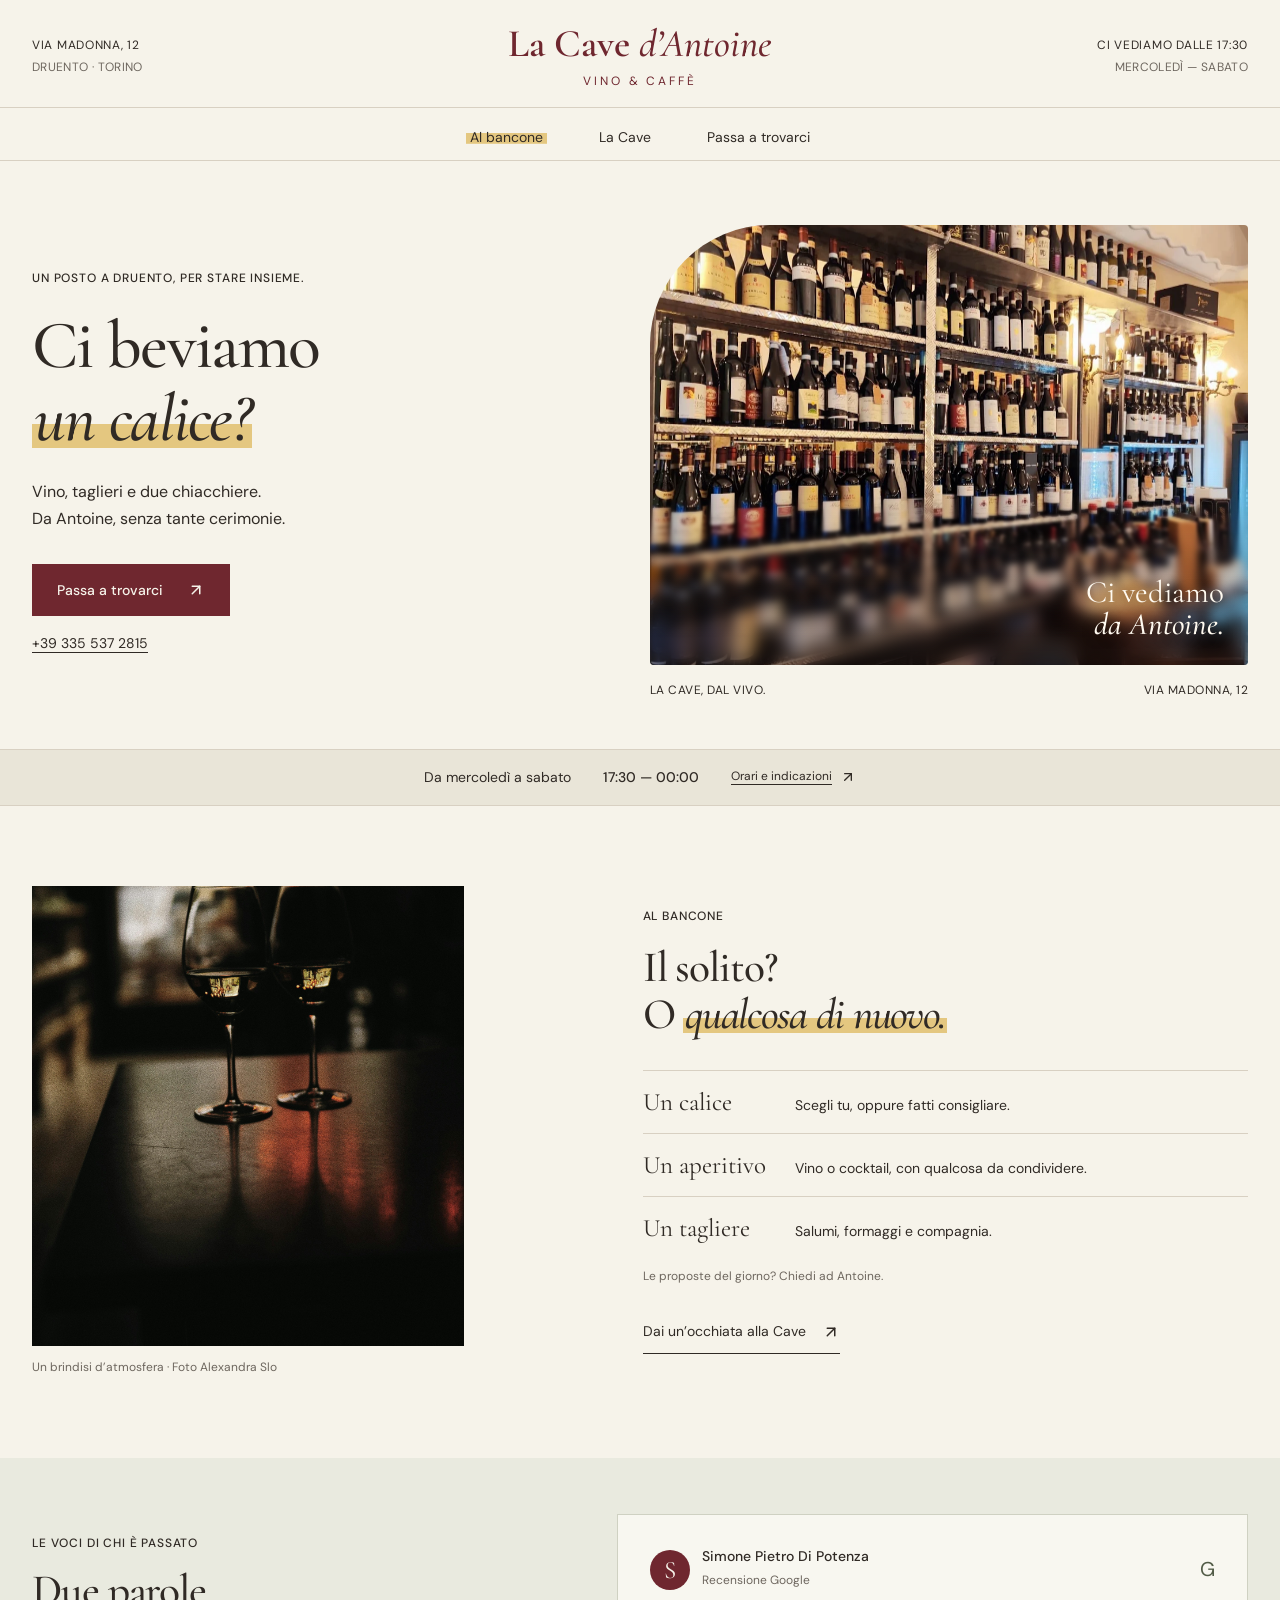
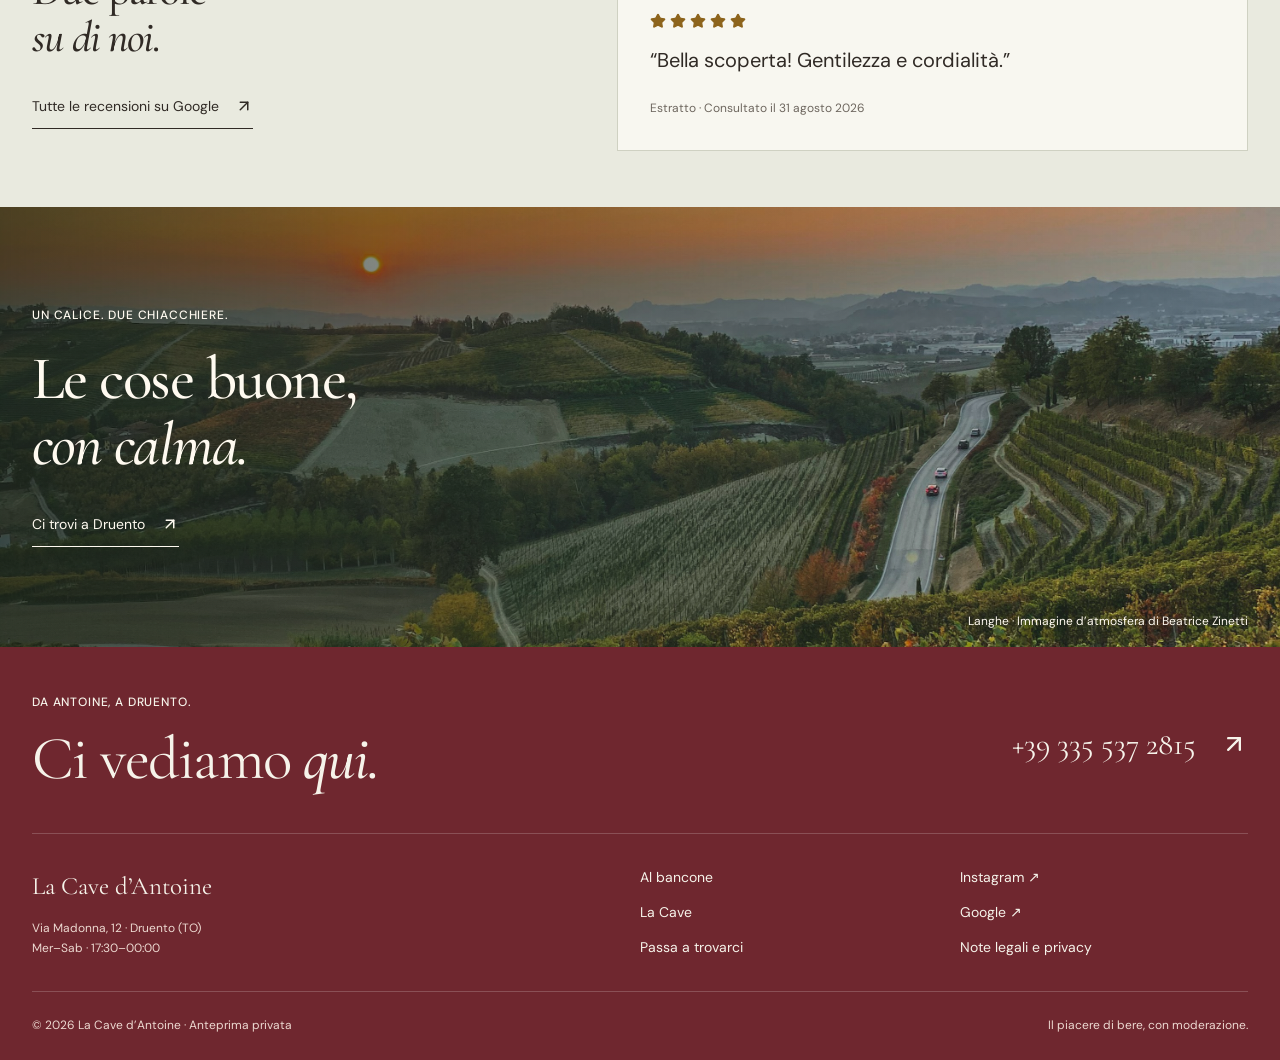
<file: index.html>
<!doctype html>
<html lang="it">
<head>
<meta charset="utf-8">
<meta name="viewport" content="width=device-width, initial-scale=1">
<title>La Cave d’Antoine | Un calice a Druento</title>
<meta name="description" content="Vino, taglieri e due chiacchiere. La Cave d’Antoine, Via Madonna 12 a Druento. Mercoledì–sabato dalle 17:30.">
<link rel="canonical" href="https://caveantoine.pages.dev/">
<link rel="icon" href="assets/images/favicon.svg" type="image/svg+xml">
<link rel="icon" href="assets/images/favicon-32.png" sizes="32x32" type="image/png">
<link rel="icon" href="assets/images/favicon-16.png" sizes="16x16" type="image/png">
<link rel="apple-touch-icon" href="assets/images/apple-touch-icon.png">
<meta name="theme-color" content="#6f272f">
<meta property="og:type" content="website">
<meta property="og:locale" content="it_IT">
<meta property="og:site_name" content="La Cave d’Antoine">
<meta property="og:title" content="La Cave d’Antoine | Un calice a Druento">
<meta property="og:description" content="Vino, taglieri e due chiacchiere. La Cave d’Antoine, Via Madonna 12 a Druento. Mercoledì–sabato dalle 17:30.">
<meta property="og:url" content="https://caveantoine.pages.dev/">
<meta property="og:image" content="https://caveantoine.pages.dev/assets/images/og.png">
<meta property="og:image:type" content="image/png">
<meta property="og:image:width" content="1731">
<meta property="og:image:height" content="909">
<meta name="twitter:card" content="summary_large_image">
<meta name="twitter:title" content="La Cave d’Antoine | Un calice a Druento">
<meta name="twitter:description" content="Vino, taglieri e due chiacchiere. La Cave d’Antoine, Via Madonna 12 a Druento. Mercoledì–sabato dalle 17:30.">
<meta name="twitter:image" content="https://caveantoine.pages.dev/assets/images/og.png">
<link rel="stylesheet" href="assets/css/style.css">
</head>
<body>
<a class="skip-link" href="#contenuto">Vai al contenuto</a>
<header class="masthead">
  <div class="masthead-sign wrap">
    <p class="masthead-address">VIA MADONNA, 12<span>DRUENTO · TORINO</span></p>
    <a href="index.html" class="sign-name" aria-label="La Cave d’Antoine, pagina iniziale">La Cave <em>d’Antoine</em><small>VINO &amp; CAFFÈ</small></a>
    <p class="masthead-hours">CI VEDIAMO DALLE 17:30<span>MERCOLEDÌ — SABATO</span></p>
    <button type="button" class="menu-toggle" id="menu-toggle" aria-label="Apri il menu" aria-haspopup="dialog"><svg width="24" height="24" viewBox="0 0 24 24" fill="none" stroke="currentColor" stroke-width="2" stroke-linecap="round" stroke-linejoin="round" aria-hidden="true"><path d="M4 5h16"/><path d="M4 12h16"/><path d="M4 19h16"/></svg></button>
  </div>
  <nav class="masthead-nav" aria-label="Navigazione principale">
    <a href="index.html" aria-current="page"><span class="nav-marker" data-letter-swap>Al bancone</span></a>
    <a href="la-cave.html"><span class="nav-marker" data-letter-swap>La Cave</span></a>
    <a href="contatti.html"><span class="nav-marker" data-letter-swap>Passa a trovarci</span></a>
  </nav>
  <div class="masthead-mobile-note"><span>DRUENTO</span><span>MER–SAB DALLE 17:30</span></div>
</header>

<dialog class="menu-sheet" id="menu-dialog" aria-label="Menu di navigazione">
  <svg class="menu-curtain" viewBox="0 0 100 100" preserveAspectRatio="none" aria-hidden="true"><path d="M 0 100 V 0 Q 50 0 100 0 V 100 z"></path></svg>
  <button type="button" class="menu-close" data-dialog-close aria-label="Chiudi il menu"><svg width="24" height="24" viewBox="0 0 24 24" fill="none" stroke="currentColor" stroke-width="2" stroke-linecap="round" stroke-linejoin="round" aria-hidden="true"><path d="M18 6 6 18"/><path d="m6 6 12 12"/></svg></button>
  <div class="menu-sheet-copy">
    <h2 class="dialog-title">Ciao, accomodati.</h2>
    <p class="sr-only">Navigazione del sito La Cave d’Antoine</p>
    <nav aria-label="Navigazione mobile">
      <a href="index.html" aria-current="page"><span>01</span>Al bancone<svg width="24" height="24" viewBox="0 0 24 24" fill="none" stroke="currentColor" stroke-width="2" stroke-linecap="round" stroke-linejoin="round" aria-hidden="true"><path d="M7 7h10v10"/><path d="M7 17 17 7"/></svg></a>
      <a href="la-cave.html"><span>02</span>La Cave<svg width="24" height="24" viewBox="0 0 24 24" fill="none" stroke="currentColor" stroke-width="2" stroke-linecap="round" stroke-linejoin="round" aria-hidden="true"><path d="M7 7h10v10"/><path d="M7 17 17 7"/></svg></a>
      <a href="contatti.html"><span>03</span>Passa a trovarci<svg width="24" height="24" viewBox="0 0 24 24" fill="none" stroke="currentColor" stroke-width="2" stroke-linecap="round" stroke-linejoin="round" aria-hidden="true"><path d="M7 7h10v10"/><path d="M7 17 17 7"/></svg></a>
    </nav>
    <a href="tel:+393355372815" class="menu-phone">+39 335 537 2815</a>
    <p>Mer–Sab · 17:30–00:00</p>
    <a href="note-legali.html" class="text-link">Note legali e privacy</a>
  </div>
</dialog>

<main id="contenuto">
<section class="home-hero wrap" data-depth-scene>
  <div class="home-hello">
    <p class="eyebrow">UN POSTO A DRUENTO, PER STARE INSIEME.</p>
    <h1><span class="soft-blur" data-soft-blur aria-label="Ci beviamo"><span aria-hidden="true"><span class="soft-character">C</span><span class="soft-character">i</span><span class="soft-character">&nbsp;</span><span class="soft-character">b</span><span class="soft-character">e</span><span class="soft-character">v</span><span class="soft-character">i</span><span class="soft-character">a</span><span class="soft-character">m</span><span class="soft-character">o</span></span></span><br><mark class="text-highlight" data-highlight>un calice?</mark></h1>
    <p>Vino, taglieri e due chiacchiere.<br>Da Antoine, senza tante cerimonie.</p>
    <a href="contatti.html" class="button"><span>Passa a trovarci</span><svg width="18" height="18" viewBox="0 0 24 24" fill="none" stroke="currentColor" stroke-width="2" stroke-linecap="round" stroke-linejoin="round" aria-hidden="true"><path d="M7 7h10v10"/><path d="M7 17 17 7"/></svg></a>
    <a class="home-phone" href="tel:+393355372815">+39 335 537 2815</a>
  </div>
  <figure class="home-photo">
    <div class="photo-window" data-scroll-zoom>
      <img data-depth="24" src="assets/images/cantina.webp" alt="La parete di vini e il banco in legno della Cave d’Antoine" width="1360" height="1020" fetchpriority="high" loading="eager" sizes="(max-width: 767px) 100vw, 55vw">
      <div class="progressive-blur" aria-hidden="true">
        <span style="backdrop-filter:blur(0px);-webkit-backdrop-filter:blur(0px);mask-image:linear-gradient(180deg, rgba(255,255,255,0) 0%, rgba(255,255,255,1) 14.29%, rgba(255,255,255,1) 28.57%, rgba(255,255,255,0) 42.86%);-webkit-mask-image:linear-gradient(180deg, rgba(255,255,255,0) 0%, rgba(255,255,255,1) 14.29%, rgba(255,255,255,1) 28.57%, rgba(255,255,255,0) 42.86%)"></span>
        <span style="backdrop-filter:blur(1.5px);-webkit-backdrop-filter:blur(1.5px);mask-image:linear-gradient(180deg, rgba(255,255,255,0) 14.29%, rgba(255,255,255,1) 28.57%, rgba(255,255,255,1) 42.86%, rgba(255,255,255,0) 57.14%);-webkit-mask-image:linear-gradient(180deg, rgba(255,255,255,0) 14.29%, rgba(255,255,255,1) 28.57%, rgba(255,255,255,1) 42.86%, rgba(255,255,255,0) 57.14%)"></span>
        <span style="backdrop-filter:blur(3px);-webkit-backdrop-filter:blur(3px);mask-image:linear-gradient(180deg, rgba(255,255,255,0) 28.57%, rgba(255,255,255,1) 42.86%, rgba(255,255,255,1) 57.14%, rgba(255,255,255,0) 71.43%);-webkit-mask-image:linear-gradient(180deg, rgba(255,255,255,0) 28.57%, rgba(255,255,255,1) 42.86%, rgba(255,255,255,1) 57.14%, rgba(255,255,255,0) 71.43%)"></span>
        <span style="backdrop-filter:blur(4.5px);-webkit-backdrop-filter:blur(4.5px);mask-image:linear-gradient(180deg, rgba(255,255,255,0) 42.86%, rgba(255,255,255,1) 57.14%, rgba(255,255,255,1) 71.43%, rgba(255,255,255,0) 85.71%);-webkit-mask-image:linear-gradient(180deg, rgba(255,255,255,0) 42.86%, rgba(255,255,255,1) 57.14%, rgba(255,255,255,1) 71.43%, rgba(255,255,255,0) 85.71%)"></span>
        <span style="backdrop-filter:blur(6px);-webkit-backdrop-filter:blur(6px);mask-image:linear-gradient(180deg, rgba(255,255,255,0) 57.14%, rgba(255,255,255,1) 71.43%, rgba(255,255,255,1) 85.71%, rgba(255,255,255,0) 100%);-webkit-mask-image:linear-gradient(180deg, rgba(255,255,255,0) 57.14%, rgba(255,255,255,1) 71.43%, rgba(255,255,255,1) 85.71%, rgba(255,255,255,0) 100%)"></span>
        <span style="backdrop-filter:blur(7.5px);-webkit-backdrop-filter:blur(7.5px);mask-image:linear-gradient(180deg, rgba(255,255,255,0) 71.43%, rgba(255,255,255,1) 85.71%, rgba(255,255,255,1) 100%, rgba(255,255,255,0) 114.29%);-webkit-mask-image:linear-gradient(180deg, rgba(255,255,255,0) 71.43%, rgba(255,255,255,1) 85.71%, rgba(255,255,255,1) 100%, rgba(255,255,255,0) 114.29%)"></span>
      </div>
      <span class="photo-note">Ci vediamo<br><em>da Antoine.</em></span>
    </div>
    <figcaption><span>LA CAVE, DAL VIVO.</span><span>VIA MADONNA, 12</span></figcaption>
  </figure>
</section>

<div class="hours-ribbon"><span>Da mercoledì a sabato</span><strong>17:30 — 00:00</strong><a href="contatti.html">Orari e indicazioni<svg width="16" height="16" viewBox="0 0 24 24" fill="none" stroke="currentColor" stroke-width="2" stroke-linecap="round" stroke-linejoin="round" aria-hidden="true"><path d="M7 7h10v10"/><path d="M7 17 17 7"/></svg></a></div>

<section class="home-offering wrap">
  <figure class="atmosphere-photo" data-depth-scene>
    <div class="photo-window"><img data-depth="24" src="assets/images/calici-atmosfera.jpg" alt="Due calici su un tavolo, immagine d’atmosfera" width="3000" height="4000" loading="lazy" sizes="(max-width: 767px) 100vw, 40vw"></div>
    <figcaption class="image-credit">Un brindisi d’atmosfera · Foto Alexandra Slo</figcaption>
  </figure>
  <div>
    <p class="eyebrow">AL BANCONE</p>
    <h2>Il solito?<br>O <mark class="text-highlight" data-highlight>qualcosa di nuovo.</mark></h2>
    <dl class="offering-list">
      <div><dt>Un calice</dt><dd>Scegli tu, oppure fatti consigliare.</dd></div>
      <div><dt>Un aperitivo</dt><dd>Vino o cocktail, con qualcosa da condividere.</dd></div>
      <div><dt>Un tagliere</dt><dd>Salumi, formaggi e compagnia.</dd></div>
    </dl>
    <p class="quiet-note">Le proposte del giorno? Chiedi ad Antoine.</p>
    <a href="la-cave.html" class="text-link">Dai un’occhiata alla Cave<svg width="18" height="18" viewBox="0 0 24 24" fill="none" stroke="currentColor" stroke-width="2" stroke-linecap="round" stroke-linejoin="round" aria-hidden="true"><path d="M7 7h10v10"/><path d="M7 17 17 7"/></svg></a>
  </div>
</section>

<section class="reviews-section reviews-compact" aria-labelledby="home-reviews">
  <div class="wrap reviews-inner">
    <div class="reviews-heading">
      <p class="eyebrow">LE VOCI DI CHI È PASSATO</p>
      <h2 id="home-reviews">Due parole<br><em>su di noi.</em></h2>
      <a href="https://share.google/zh0mbzC94YwaQbhdW" class="text-link" target="_blank" rel="noreferrer">Tutte le recensioni su Google<svg width="18" height="18" viewBox="0 0 24 24" fill="none" stroke="currentColor" stroke-width="2" stroke-linecap="round" stroke-linejoin="round" aria-hidden="true"><path d="M7 7h10v10"/><path d="M7 17 17 7"/></svg></a>
    </div>
    <article class="review-card">
      <div class="review-person">
        <span class="review-avatar" aria-hidden="true">S</span>
        <div><h3>Simone Pietro Di Potenza</h3><span>Recensione Google</span></div>
        <span class="google-label" aria-label="Fonte Google">G</span>
      </div>
      <div class="review-stars" aria-label="5 stelle su 5">
        <svg width="16" height="16" viewBox="0 0 24 24" fill="currentColor" stroke="currentColor" stroke-width="2" stroke-linecap="round" stroke-linejoin="round" aria-hidden="true"><path d="M11.525 2.295a.53.53 0 0 1 .95 0l2.31 4.679a2.123 2.123 0 0 0 1.595 1.16l5.166.756a.53.53 0 0 1 .294.904l-3.736 3.638a2.123 2.123 0 0 0-.611 1.878l.882 5.14a.53.53 0 0 1-.771.56l-4.618-2.428a2.122 2.122 0 0 0-1.973 0L6.396 21.01a.53.53 0 0 1-.77-.56l.881-5.139a2.122 2.122 0 0 0-.611-1.879L2.16 9.795a.53.53 0 0 1 .294-.906l5.165-.755a2.122 2.122 0 0 0 1.597-1.16z"/></svg>
        <svg width="16" height="16" viewBox="0 0 24 24" fill="currentColor" stroke="currentColor" stroke-width="2" stroke-linecap="round" stroke-linejoin="round" aria-hidden="true"><path d="M11.525 2.295a.53.53 0 0 1 .95 0l2.31 4.679a2.123 2.123 0 0 0 1.595 1.16l5.166.756a.53.53 0 0 1 .294.904l-3.736 3.638a2.123 2.123 0 0 0-.611 1.878l.882 5.14a.53.53 0 0 1-.771.56l-4.618-2.428a2.122 2.122 0 0 0-1.973 0L6.396 21.01a.53.53 0 0 1-.77-.56l.881-5.139a2.122 2.122 0 0 0-.611-1.879L2.16 9.795a.53.53 0 0 1 .294-.906l5.165-.755a2.122 2.122 0 0 0 1.597-1.16z"/></svg>
        <svg width="16" height="16" viewBox="0 0 24 24" fill="currentColor" stroke="currentColor" stroke-width="2" stroke-linecap="round" stroke-linejoin="round" aria-hidden="true"><path d="M11.525 2.295a.53.53 0 0 1 .95 0l2.31 4.679a2.123 2.123 0 0 0 1.595 1.16l5.166.756a.53.53 0 0 1 .294.904l-3.736 3.638a2.123 2.123 0 0 0-.611 1.878l.882 5.14a.53.53 0 0 1-.771.56l-4.618-2.428a2.122 2.122 0 0 0-1.973 0L6.396 21.01a.53.53 0 0 1-.77-.56l.881-5.139a2.122 2.122 0 0 0-.611-1.879L2.16 9.795a.53.53 0 0 1 .294-.906l5.165-.755a2.122 2.122 0 0 0 1.597-1.16z"/></svg>
        <svg width="16" height="16" viewBox="0 0 24 24" fill="currentColor" stroke="currentColor" stroke-width="2" stroke-linecap="round" stroke-linejoin="round" aria-hidden="true"><path d="M11.525 2.295a.53.53 0 0 1 .95 0l2.31 4.679a2.123 2.123 0 0 0 1.595 1.16l5.166.756a.53.53 0 0 1 .294.904l-3.736 3.638a2.123 2.123 0 0 0-.611 1.878l.882 5.14a.53.53 0 0 1-.771.56l-4.618-2.428a2.122 2.122 0 0 0-1.973 0L6.396 21.01a.53.53 0 0 1-.77-.56l.881-5.139a2.122 2.122 0 0 0-.611-1.879L2.16 9.795a.53.53 0 0 1 .294-.906l5.165-.755a2.122 2.122 0 0 0 1.597-1.16z"/></svg>
        <svg width="16" height="16" viewBox="0 0 24 24" fill="currentColor" stroke="currentColor" stroke-width="2" stroke-linecap="round" stroke-linejoin="round" aria-hidden="true"><path d="M11.525 2.295a.53.53 0 0 1 .95 0l2.31 4.679a2.123 2.123 0 0 0 1.595 1.16l5.166.756a.53.53 0 0 1 .294.904l-3.736 3.638a2.123 2.123 0 0 0-.611 1.878l.882 5.14a.53.53 0 0 1-.771.56l-4.618-2.428a2.122 2.122 0 0 0-1.973 0L6.396 21.01a.53.53 0 0 1-.77-.56l.881-5.139a2.122 2.122 0 0 0-.611-1.879L2.16 9.795a.53.53 0 0 1 .294-.906l5.165-.755a2.122 2.122 0 0 0 1.597-1.16z"/></svg>
      </div>
      <blockquote>“Bella scoperta! Gentilezza e cordialità.”</blockquote>
      <p class="review-source">Estratto · Consultato il 31 agosto 2026</p>
    </article>
  </div>
</section>

<section class="landscape" data-depth-scene>
  <img data-depth="56" src="assets/images/langhe-atmosfera.jpg" alt="Vigneti delle Langhe al tramonto, immagine d’atmosfera" width="3000" height="4000" loading="lazy" sizes="100vw">
  <div class="landscape-shade"></div>
  <div class="wrap landscape-copy">
    <p class="eyebrow">UN CALICE. DUE CHIACCHIERE.</p>
    <h2>Le cose buone,<br><em>con calma.</em></h2>
    <a href="contatti.html" class="text-link">Ci trovi a Druento<svg width="18" height="18" viewBox="0 0 24 24" fill="none" stroke="currentColor" stroke-width="2" stroke-linecap="round" stroke-linejoin="round" aria-hidden="true"><path d="M7 7h10v10"/><path d="M7 17 17 7"/></svg></a>
  </div>
  <p class="landscape-credit">Langhe · Immagine d’atmosfera di Beatrice Zinetti</p>
</section>
</main>

<footer class="site-footer">
  <div class="wrap">
    <div class="footer-top">
      <div><p class="eyebrow">DA ANTOINE, A DRUENTO.</p><p class="footer-invitation">Ci vediamo <em>qui.</em></p></div>
      <a href="tel:+393355372815" class="footer-phone">+39 335 537 2815<svg width="28" height="28" viewBox="0 0 24 24" fill="none" stroke="currentColor" stroke-width="2" stroke-linecap="round" stroke-linejoin="round" aria-hidden="true"><path d="M7 7h10v10"/><path d="M7 17 17 7"/></svg></a>
    </div>
    <div class="footer-main">
      <div><a href="index.html" class="footer-brand">La Cave d’Antoine</a><p>Via Madonna, 12 · Druento (TO)<br>Mer–Sab · 17:30–00:00</p></div>
      <nav aria-label="Pagine del sito">
        <a href="index.html">Al bancone</a>
        <a href="la-cave.html">La Cave</a>
        <a href="contatti.html">Passa a trovarci</a>
      </nav>
      <nav aria-label="Social e informazioni">
        <a href="https://www.instagram.com/lacave.dantoine/" target="_blank" rel="noreferrer">Instagram ↗</a>
        <a href="https://share.google/zh0mbzC94YwaQbhdW" target="_blank" rel="noreferrer">Google ↗</a>
        <a href="note-legali.html">Note legali e privacy</a>
      </nav>
    </div>
    <div class="footer-bottom"><span>© <span data-year>2026</span> La Cave d’Antoine · Anteprima privata</span><span>Il piacere di bere, con moderazione.</span></div>
  </div>
</footer>
<div class="mobile-contact">
  <div class="edge-blur" aria-hidden="true">
    <span style="backdrop-filter:blur(1px);-webkit-backdrop-filter:blur(1px);mask-image:linear-gradient(to top, black, transparent);-webkit-mask-image:linear-gradient(to top, black, transparent)"></span>
    <span style="backdrop-filter:blur(2px);-webkit-backdrop-filter:blur(2px);mask-image:linear-gradient(to top, black, transparent);-webkit-mask-image:linear-gradient(to top, black, transparent)"></span>
    <span style="backdrop-filter:blur(3px);-webkit-backdrop-filter:blur(3px);mask-image:linear-gradient(to top, black, transparent);-webkit-mask-image:linear-gradient(to top, black, transparent)"></span>
    <span style="backdrop-filter:blur(6px);-webkit-backdrop-filter:blur(6px);mask-image:linear-gradient(to top, black, transparent);-webkit-mask-image:linear-gradient(to top, black, transparent)"></span>
    <span style="backdrop-filter:blur(12px);-webkit-backdrop-filter:blur(12px);mask-image:linear-gradient(to top, black, transparent);-webkit-mask-image:linear-gradient(to top, black, transparent)"></span>
  </div>
  <a href="tel:+393355372815"><svg width="16" height="16" viewBox="0 0 24 24" fill="none" stroke="currentColor" stroke-width="2" stroke-linecap="round" stroke-linejoin="round" aria-hidden="true"><path d="M13.832 16.568a1 1 0 0 0 1.213-.303l.355-.465A2 2 0 0 1 17 15h3a2 2 0 0 1 2 2v3a2 2 0 0 1-2 2A18 18 0 0 1 2 4a2 2 0 0 1 2-2h3a2 2 0 0 1 2 2v3a2 2 0 0 1-.8 1.6l-.468.351a1 1 0 0 0-.292 1.233 14 14 0 0 0 6.392 6.384"/></svg>Chiamaci</a>
  <a href="https://www.google.com/maps/dir/?api=1&destination=45.12890180,7.58434950" target="_blank" rel="noreferrer"><svg width="16" height="16" viewBox="0 0 24 24" fill="none" stroke="currentColor" stroke-width="2" stroke-linecap="round" stroke-linejoin="round" aria-hidden="true"><path d="M20 10c0 4.993-5.539 10.193-7.399 11.799a1 1 0 0 1-1.202 0C9.539 20.193 4 14.993 4 10a8 8 0 0 1 16 0"/><circle cx="12" cy="10" r="3"/></svg>Come arrivare</a>
</div>

<script type="application/ld+json">
{"@context":"https://schema.org","@type":"BarOrPub","name":"La Cave d’Antoine Vino & caffè","telephone":"+393355372815","address":{"@type":"PostalAddress","streetAddress":"Via Madonna, 12","addressLocality":"Druento","addressRegion":"TO","postalCode":"10040","addressCountry":"IT"},"geo":{"@type":"GeoCoordinates","latitude":45.1289018,"longitude":7.5843495},"openingHoursSpecification":[{"@type":"OpeningHoursSpecification","dayOfWeek":["Wednesday","Thursday","Friday","Saturday"],"opens":"17:30","closes":"00:00"}],"sameAs":["https://www.instagram.com/lacave.dantoine/","https://share.google/zh0mbzC94YwaQbhdW"]}
</script>
<script src="assets/js/main.js"></script>
</body>
</html>
</file>
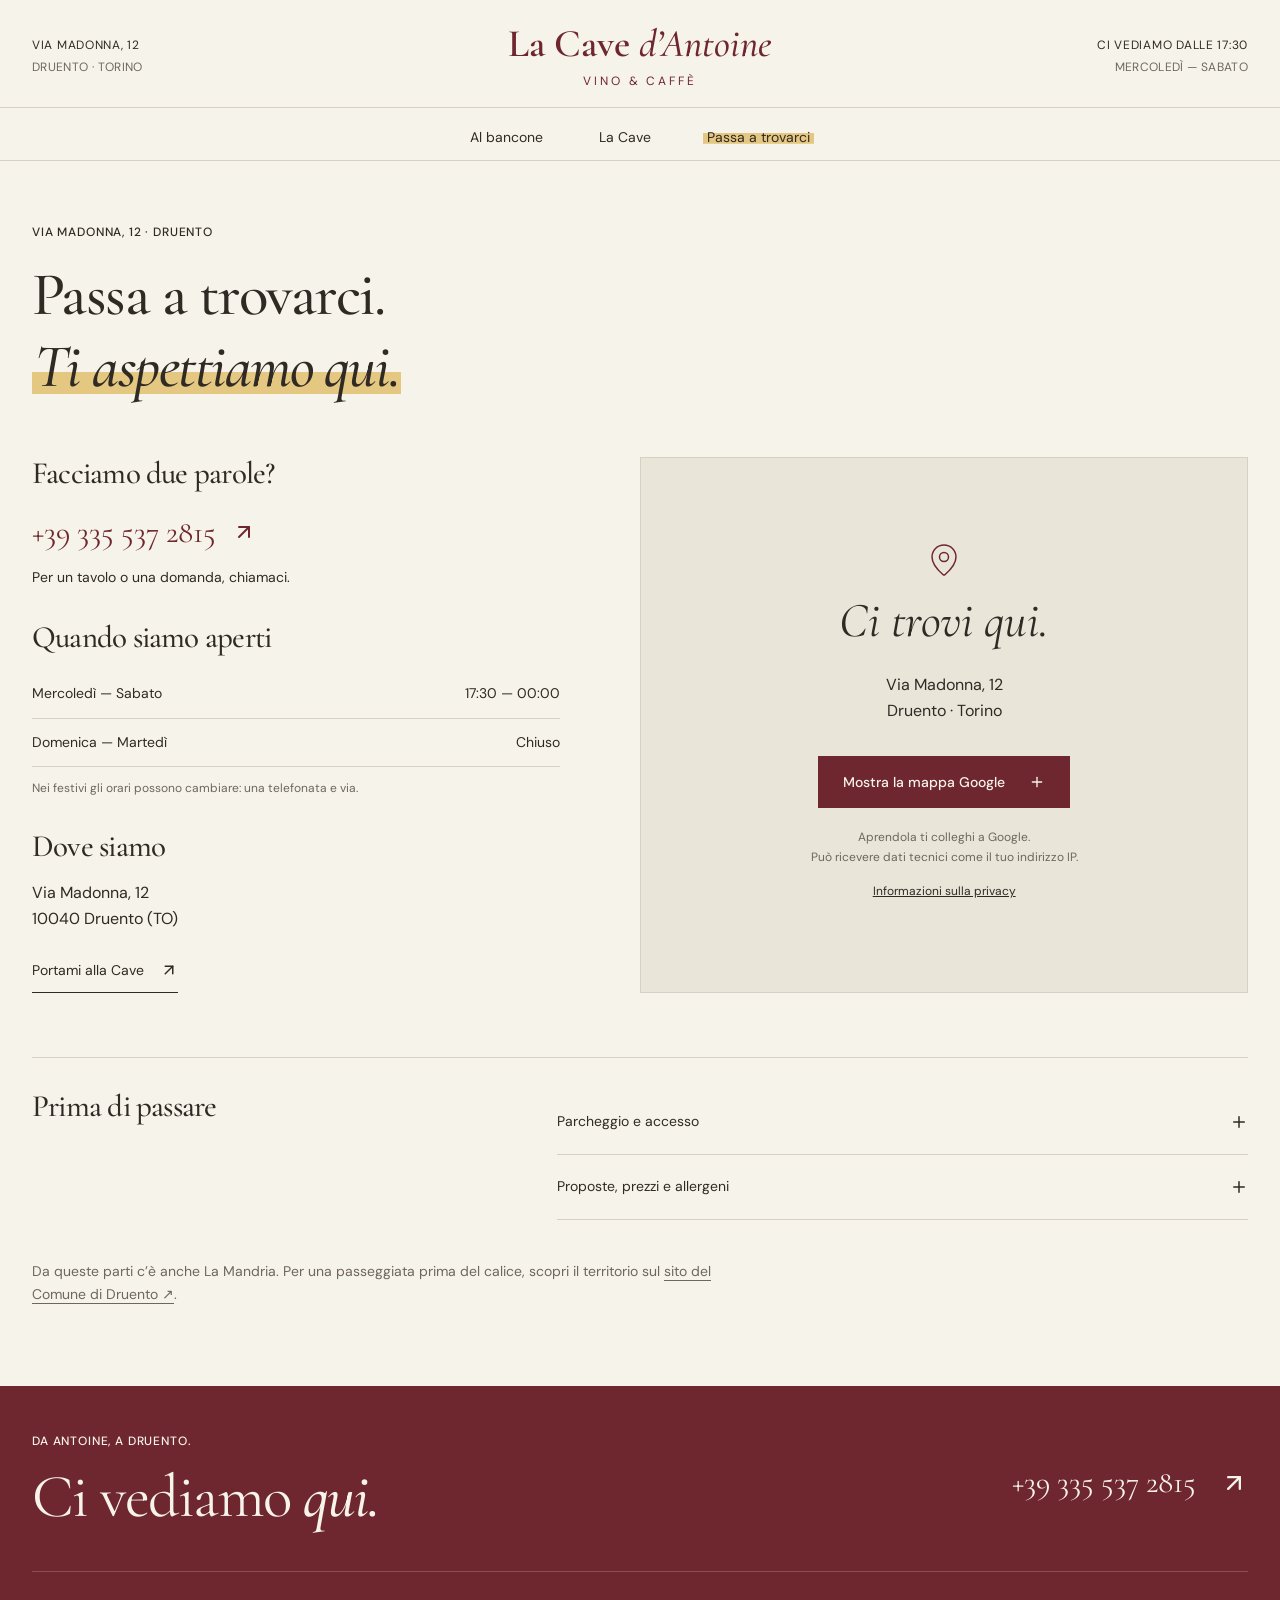
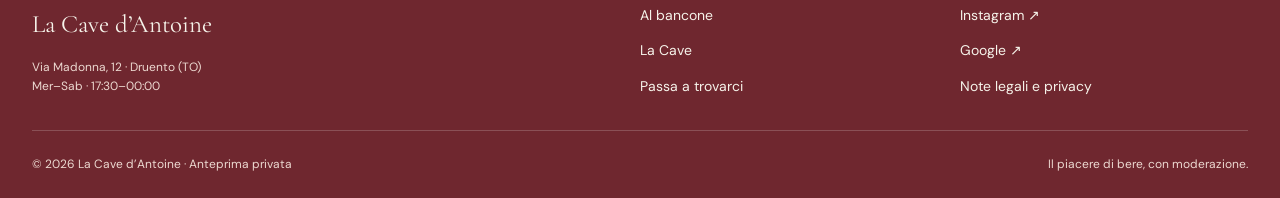
<file: contatti.html>
<!doctype html>
<html lang="it">
<head>
<meta charset="utf-8">
<meta name="viewport" content="width=device-width, initial-scale=1">
<title>Passa a trovarci | La Cave d’Antoine, Druento</title>
<meta name="description" content="Indirizzo, telefono e orari della Cave d’Antoine. Via Madonna 12, Druento. Mercoledì–sabato, 17:30–00:00.">
<link rel="canonical" href="https://caveantoine.pages.dev/contatti">
<link rel="icon" href="assets/images/favicon.svg" type="image/svg+xml">
<link rel="icon" href="assets/images/favicon-32.png" sizes="32x32" type="image/png">
<link rel="icon" href="assets/images/favicon-16.png" sizes="16x16" type="image/png">
<link rel="apple-touch-icon" href="assets/images/apple-touch-icon.png">
<meta name="theme-color" content="#6f272f">
<meta property="og:type" content="website">
<meta property="og:locale" content="it_IT">
<meta property="og:site_name" content="La Cave d’Antoine">
<meta property="og:title" content="Passa a trovarci | La Cave d’Antoine, Druento">
<meta property="og:description" content="Indirizzo, telefono e orari della Cave d’Antoine. Via Madonna 12, Druento. Mercoledì–sabato, 17:30–00:00.">
<meta property="og:url" content="https://caveantoine.pages.dev/contatti">
<meta property="og:image" content="https://caveantoine.pages.dev/assets/images/interni.webp">
<meta property="og:image:type" content="image/webp">
<meta property="og:image:width" content="1360">
<meta property="og:image:height" content="1020">
<meta name="twitter:card" content="summary_large_image">
<meta name="twitter:title" content="Passa a trovarci | La Cave d’Antoine, Druento">
<meta name="twitter:description" content="Indirizzo, telefono e orari della Cave d’Antoine. Via Madonna 12, Druento. Mercoledì–sabato, 17:30–00:00.">
<meta name="twitter:image" content="https://caveantoine.pages.dev/assets/images/interni.webp">
<link rel="stylesheet" href="assets/css/style.css">
</head>
<body>
<a class="skip-link" href="#contenuto">Vai al contenuto</a>
<header class="masthead">
  <div class="masthead-sign wrap">
    <p class="masthead-address">VIA MADONNA, 12<span>DRUENTO · TORINO</span></p>
    <a href="index.html" class="sign-name" aria-label="La Cave d’Antoine, pagina iniziale">La Cave <em>d’Antoine</em><small>VINO &amp; CAFFÈ</small></a>
    <p class="masthead-hours">CI VEDIAMO DALLE 17:30<span>MERCOLEDÌ — SABATO</span></p>
    <button type="button" class="menu-toggle" id="menu-toggle" aria-label="Apri il menu" aria-haspopup="dialog"><svg width="24" height="24" viewBox="0 0 24 24" fill="none" stroke="currentColor" stroke-width="2" stroke-linecap="round" stroke-linejoin="round" aria-hidden="true"><path d="M4 5h16"/><path d="M4 12h16"/><path d="M4 19h16"/></svg></button>
  </div>
  <nav class="masthead-nav" aria-label="Navigazione principale">
    <a href="index.html"><span class="nav-marker" data-letter-swap>Al bancone</span></a>
    <a href="la-cave.html"><span class="nav-marker" data-letter-swap>La Cave</span></a>
    <a href="contatti.html" aria-current="page"><span class="nav-marker" data-letter-swap>Passa a trovarci</span></a>
  </nav>
  <div class="masthead-mobile-note"><span>DRUENTO</span><span>MER–SAB DALLE 17:30</span></div>
</header>

<dialog class="menu-sheet" id="menu-dialog" aria-label="Menu di navigazione">
  <svg class="menu-curtain" viewBox="0 0 100 100" preserveAspectRatio="none" aria-hidden="true"><path d="M 0 100 V 0 Q 50 0 100 0 V 100 z"></path></svg>
  <button type="button" class="menu-close" data-dialog-close aria-label="Chiudi il menu"><svg width="24" height="24" viewBox="0 0 24 24" fill="none" stroke="currentColor" stroke-width="2" stroke-linecap="round" stroke-linejoin="round" aria-hidden="true"><path d="M18 6 6 18"/><path d="m6 6 12 12"/></svg></button>
  <div class="menu-sheet-copy">
    <h2 class="dialog-title">Ciao, accomodati.</h2>
    <p class="sr-only">Navigazione del sito La Cave d’Antoine</p>
    <nav aria-label="Navigazione mobile">
      <a href="index.html"><span>01</span>Al bancone<svg width="24" height="24" viewBox="0 0 24 24" fill="none" stroke="currentColor" stroke-width="2" stroke-linecap="round" stroke-linejoin="round" aria-hidden="true"><path d="M7 7h10v10"/><path d="M7 17 17 7"/></svg></a>
      <a href="la-cave.html"><span>02</span>La Cave<svg width="24" height="24" viewBox="0 0 24 24" fill="none" stroke="currentColor" stroke-width="2" stroke-linecap="round" stroke-linejoin="round" aria-hidden="true"><path d="M7 7h10v10"/><path d="M7 17 17 7"/></svg></a>
      <a href="contatti.html" aria-current="page"><span>03</span>Passa a trovarci<svg width="24" height="24" viewBox="0 0 24 24" fill="none" stroke="currentColor" stroke-width="2" stroke-linecap="round" stroke-linejoin="round" aria-hidden="true"><path d="M7 7h10v10"/><path d="M7 17 17 7"/></svg></a>
    </nav>
    <a href="tel:+393355372815" class="menu-phone">+39 335 537 2815</a>
    <p>Mer–Sab · 17:30–00:00</p>
    <a href="note-legali.html" class="text-link">Note legali e privacy</a>
  </div>
</dialog>

<main id="contenuto">
<section class="contact-page wrap">
  <div class="page-intro">
    <p class="eyebrow">VIA MADONNA, 12 · DRUENTO</p>
    <h1><span class="reveal-lines" data-reveal>
      <span class="reveal-line"><span class="reveal-line-inner">Passa a trovarci.</span></span>
      <span class="reveal-line"><span class="reveal-line-inner"><mark class="text-highlight" data-highlight>Ti aspettiamo qui.</mark></span></span>
    </span></h1>
  </div>
  <div class="contact-grid">
    <div class="contact-details">
      <section>
        <h2>Facciamo due parole?</h2>
        <a href="tel:+393355372815" class="phone-number">+39 335 537 2815<svg width="24" height="24" viewBox="0 0 24 24" fill="none" stroke="currentColor" stroke-width="2" stroke-linecap="round" stroke-linejoin="round" aria-hidden="true"><path d="M7 7h10v10"/><path d="M7 17 17 7"/></svg></a>
        <p>Per un tavolo o una domanda, chiamaci.</p>
      </section>
      <section>
        <h2>Quando siamo aperti</h2>
        <dl class="hours">
          <div><dt>Mercoledì — Sabato</dt><dd>17:30 — 00:00</dd></div>
          <div><dt>Domenica — Martedì</dt><dd>Chiuso</dd></div>
        </dl>
        <p class="quiet-note">Nei festivi gli orari possono cambiare: una telefonata e via.</p>
      </section>
      <section>
        <h2>Dove siamo</h2>
        <p>Via Madonna, 12<br>10040 Druento (TO)</p>
        <a href="https://www.google.com/maps/dir/?api=1&destination=45.12890180,7.58434950" target="_blank" rel="noreferrer" class="text-link">Portami alla Cave<svg width="18" height="18" viewBox="0 0 24 24" fill="none" stroke="currentColor" stroke-width="2" stroke-linecap="round" stroke-linejoin="round" aria-hidden="true"><path d="M7 7h10v10"/><path d="M7 17 17 7"/></svg></a>
      </section>
    </div>
    <div class="map-panel">
      <div class="map-placeholder" data-map-placeholder>
        <svg width="36" height="36" viewBox="0 0 24 24" fill="none" stroke="currentColor" stroke-width="1" stroke-linecap="round" stroke-linejoin="round" aria-hidden="true"><path d="M20 10c0 4.993-5.539 10.193-7.399 11.799a1 1 0 0 1-1.202 0C9.539 20.193 4 14.993 4 10a8 8 0 0 1 16 0"/><circle cx="12" cy="10" r="3"/></svg>
        <span>Ci trovi qui.</span>
        <p>Via Madonna, 12<br>Druento · Torino</p>
        <button type="button" class="button" data-map-show><span>Mostra la mappa Google</span><svg width="16" height="16" viewBox="0 0 24 24" fill="none" stroke="currentColor" stroke-width="2" stroke-linecap="round" stroke-linejoin="round" aria-hidden="true"><path d="M5 12h14"/><path d="M12 5v14"/></svg></button>
        <small>Aprendola ti colleghi a Google.<br>Può ricevere dati tecnici come il tuo indirizzo IP.</small>
        <a href="note-legali.html#privacy">Informazioni sulla privacy</a>
      </div>
      <iframe title="Mappa della Cave d’Antoine, Via Madonna 12 a Druento" data-src="https://maps.google.com/maps?q=45.1289018,7.5843495&amp;z=16&amp;output=embed" referrerpolicy="no-referrer" allowfullscreen hidden></iframe>
      <button type="button" class="map-hide" data-map-hide hidden>Nascondi la mappa<svg width="16" height="16" viewBox="0 0 24 24" fill="none" stroke="currentColor" stroke-width="2" stroke-linecap="round" stroke-linejoin="round" aria-hidden="true"><path d="M18 6 6 18"/><path d="m6 6 12 12"/></svg></button>
    </div>
  </div>
  <div class="practical-notes">
    <h2>Prima di passare</h2>
    <div>
      <details><summary>Parcheggio e accesso<svg width="18" height="18" viewBox="0 0 24 24" fill="none" stroke="currentColor" stroke-width="2" stroke-linecap="round" stroke-linejoin="round" aria-hidden="true"><path d="M5 12h14"/><path d="M12 5v14"/></svg></summary><p>Una recensione segnala parcheggio gratuito nelle vicinanze e accesso per persone in sedia a rotelle. Chiamaci per verificare gli spazi e le tue esigenze.</p></details>
      <details><summary>Proposte, prezzi e allergeni<svg width="18" height="18" viewBox="0 0 24 24" fill="none" stroke="currentColor" stroke-width="2" stroke-linecap="round" stroke-linejoin="round" aria-hidden="true"><path d="M5 12h14"/><path d="M12 5v14"/></svg></summary><p>Chiedi direttamente al locale le proposte del giorno, i prezzi e le informazioni sugli allergeni. Le foto raccontano la Cave e non sono un menu aggiornato.</p></details>
    </div>
  </div>
  <p class="around-note">Da queste parti c’è anche La Mandria. Per una passeggiata prima del calice, scopri il territorio sul <a href="https://www.comune.druento.to.it/" target="_blank" rel="noreferrer">sito del Comune di Druento ↗</a>.</p>
</section>
</main>

<footer class="site-footer">
  <div class="wrap">
    <div class="footer-top">
      <div><p class="eyebrow">DA ANTOINE, A DRUENTO.</p><p class="footer-invitation">Ci vediamo <em>qui.</em></p></div>
      <a href="tel:+393355372815" class="footer-phone">+39 335 537 2815<svg width="28" height="28" viewBox="0 0 24 24" fill="none" stroke="currentColor" stroke-width="2" stroke-linecap="round" stroke-linejoin="round" aria-hidden="true"><path d="M7 7h10v10"/><path d="M7 17 17 7"/></svg></a>
    </div>
    <div class="footer-main">
      <div><a href="index.html" class="footer-brand">La Cave d’Antoine</a><p>Via Madonna, 12 · Druento (TO)<br>Mer–Sab · 17:30–00:00</p></div>
      <nav aria-label="Pagine del sito">
        <a href="index.html">Al bancone</a>
        <a href="la-cave.html">La Cave</a>
        <a href="contatti.html">Passa a trovarci</a>
      </nav>
      <nav aria-label="Social e informazioni">
        <a href="https://www.instagram.com/lacave.dantoine/" target="_blank" rel="noreferrer">Instagram ↗</a>
        <a href="https://share.google/zh0mbzC94YwaQbhdW" target="_blank" rel="noreferrer">Google ↗</a>
        <a href="note-legali.html">Note legali e privacy</a>
      </nav>
    </div>
    <div class="footer-bottom"><span>© <span data-year>2026</span> La Cave d’Antoine · Anteprima privata</span><span>Il piacere di bere, con moderazione.</span></div>
  </div>
</footer>
<div class="mobile-contact">
  <div class="edge-blur" aria-hidden="true">
    <span style="backdrop-filter:blur(1px);-webkit-backdrop-filter:blur(1px);mask-image:linear-gradient(to top, black, transparent);-webkit-mask-image:linear-gradient(to top, black, transparent)"></span>
    <span style="backdrop-filter:blur(2px);-webkit-backdrop-filter:blur(2px);mask-image:linear-gradient(to top, black, transparent);-webkit-mask-image:linear-gradient(to top, black, transparent)"></span>
    <span style="backdrop-filter:blur(3px);-webkit-backdrop-filter:blur(3px);mask-image:linear-gradient(to top, black, transparent);-webkit-mask-image:linear-gradient(to top, black, transparent)"></span>
    <span style="backdrop-filter:blur(6px);-webkit-backdrop-filter:blur(6px);mask-image:linear-gradient(to top, black, transparent);-webkit-mask-image:linear-gradient(to top, black, transparent)"></span>
    <span style="backdrop-filter:blur(12px);-webkit-backdrop-filter:blur(12px);mask-image:linear-gradient(to top, black, transparent);-webkit-mask-image:linear-gradient(to top, black, transparent)"></span>
  </div>
  <a href="tel:+393355372815"><svg width="16" height="16" viewBox="0 0 24 24" fill="none" stroke="currentColor" stroke-width="2" stroke-linecap="round" stroke-linejoin="round" aria-hidden="true"><path d="M13.832 16.568a1 1 0 0 0 1.213-.303l.355-.465A2 2 0 0 1 17 15h3a2 2 0 0 1 2 2v3a2 2 0 0 1-2 2A18 18 0 0 1 2 4a2 2 0 0 1 2-2h3a2 2 0 0 1 2 2v3a2 2 0 0 1-.8 1.6l-.468.351a1 1 0 0 0-.292 1.233 14 14 0 0 0 6.392 6.384"/></svg>Chiamaci</a>
  <a href="https://www.google.com/maps/dir/?api=1&destination=45.12890180,7.58434950" target="_blank" rel="noreferrer"><svg width="16" height="16" viewBox="0 0 24 24" fill="none" stroke="currentColor" stroke-width="2" stroke-linecap="round" stroke-linejoin="round" aria-hidden="true"><path d="M20 10c0 4.993-5.539 10.193-7.399 11.799a1 1 0 0 1-1.202 0C9.539 20.193 4 14.993 4 10a8 8 0 0 1 16 0"/><circle cx="12" cy="10" r="3"/></svg>Come arrivare</a>
</div>

<script type="application/ld+json">
{"@context":"https://schema.org","@type":"BarOrPub","name":"La Cave d’Antoine Vino & caffè","telephone":"+393355372815","address":{"@type":"PostalAddress","streetAddress":"Via Madonna, 12","addressLocality":"Druento","addressRegion":"TO","postalCode":"10040","addressCountry":"IT"},"geo":{"@type":"GeoCoordinates","latitude":45.1289018,"longitude":7.5843495},"openingHoursSpecification":[{"@type":"OpeningHoursSpecification","dayOfWeek":["Wednesday","Thursday","Friday","Saturday"],"opens":"17:30","closes":"00:00"}],"sameAs":["https://www.instagram.com/lacave.dantoine/","https://share.google/zh0mbzC94YwaQbhdW"]}
</script>
<script src="assets/js/main.js"></script>
</body>
</html>
</file>
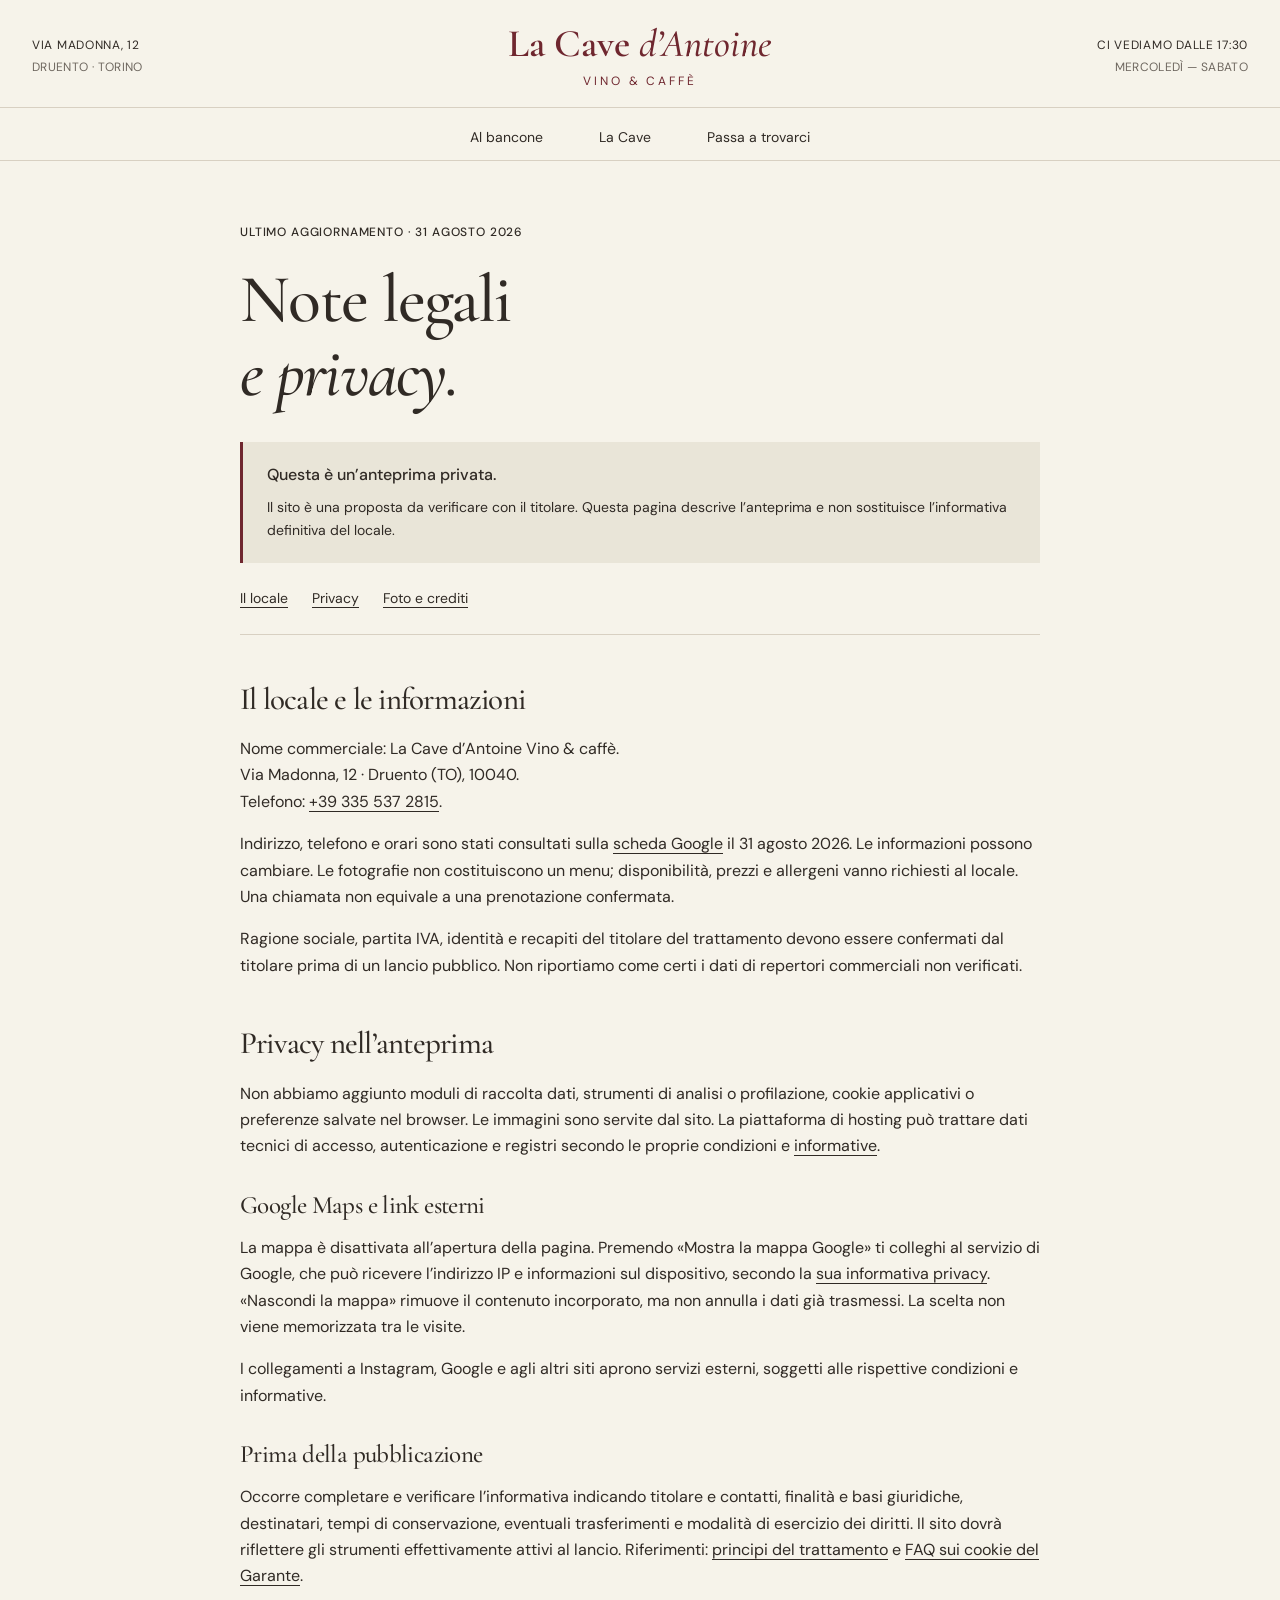
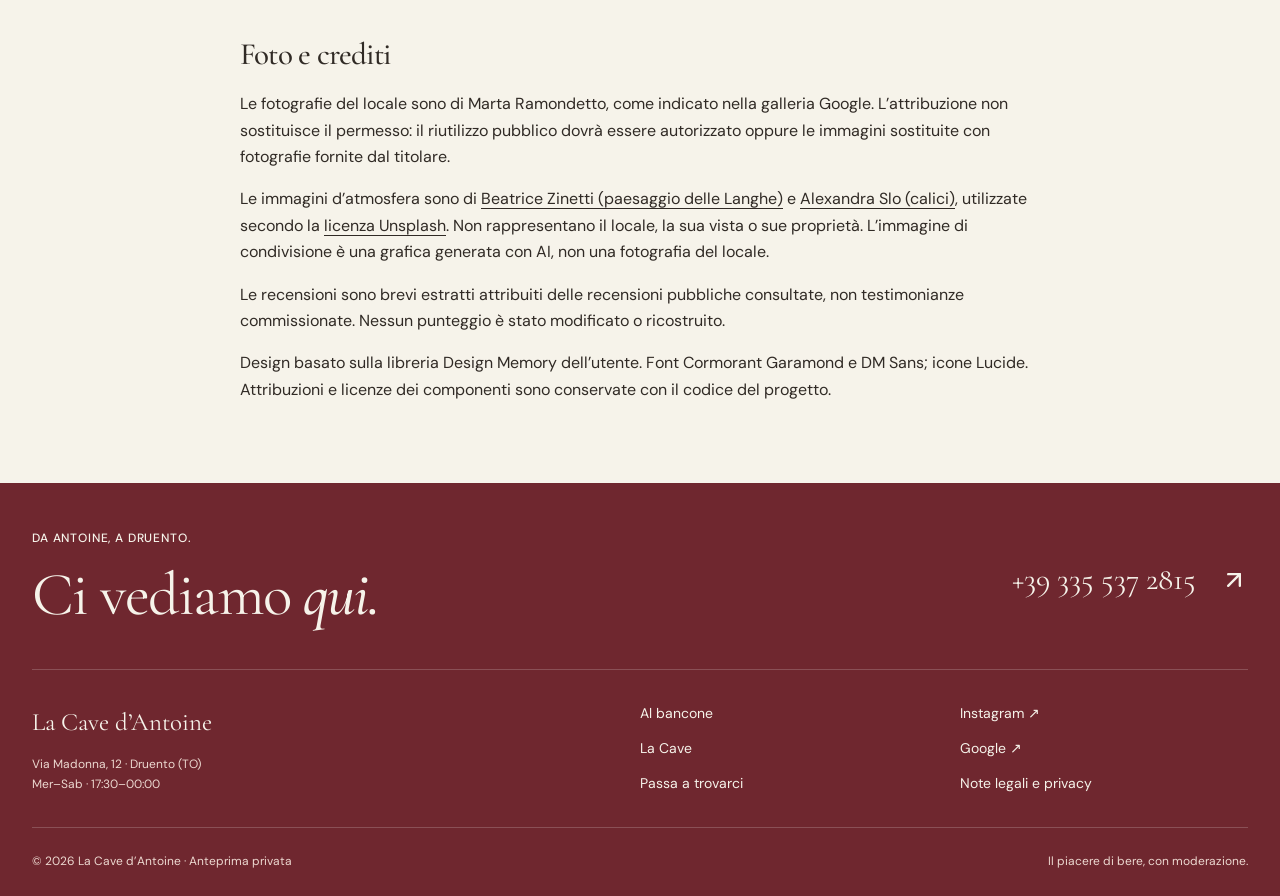
<file: note-legali.html>
<!doctype html>
<html lang="it">
<head>
<meta charset="utf-8">
<meta name="viewport" content="width=device-width, initial-scale=1">
<title>Note legali e privacy | La Cave d’Antoine</title>
<meta name="description" content="Informazioni su questa anteprima privata, privacy, servizi esterni e crediti fotografici.">
<link rel="canonical" href="https://caveantoine.pages.dev/note-legali">
<link rel="icon" href="assets/images/favicon.svg" type="image/svg+xml">
<link rel="icon" href="assets/images/favicon-32.png" sizes="32x32" type="image/png">
<link rel="icon" href="assets/images/favicon-16.png" sizes="16x16" type="image/png">
<link rel="apple-touch-icon" href="assets/images/apple-touch-icon.png">
<meta name="theme-color" content="#6f272f">
<meta property="og:type" content="website">
<meta property="og:locale" content="it_IT">
<meta property="og:site_name" content="La Cave d’Antoine">
<meta property="og:title" content="Note legali e privacy | La Cave d’Antoine">
<meta property="og:description" content="Informazioni su questa anteprima privata, privacy, servizi esterni e crediti fotografici.">
<meta property="og:url" content="https://caveantoine.pages.dev/note-legali">
<meta name="twitter:card" content="summary">
<meta name="twitter:title" content="Note legali e privacy | La Cave d’Antoine">
<meta name="twitter:description" content="Informazioni su questa anteprima privata, privacy, servizi esterni e crediti fotografici.">
<link rel="stylesheet" href="assets/css/style.css">
</head>
<body>
<a class="skip-link" href="#contenuto">Vai al contenuto</a>
<header class="masthead">
  <div class="masthead-sign wrap">
    <p class="masthead-address">VIA MADONNA, 12<span>DRUENTO · TORINO</span></p>
    <a href="index.html" class="sign-name" aria-label="La Cave d’Antoine, pagina iniziale">La Cave <em>d’Antoine</em><small>VINO &amp; CAFFÈ</small></a>
    <p class="masthead-hours">CI VEDIAMO DALLE 17:30<span>MERCOLEDÌ — SABATO</span></p>
    <button type="button" class="menu-toggle" id="menu-toggle" aria-label="Apri il menu" aria-haspopup="dialog"><svg width="24" height="24" viewBox="0 0 24 24" fill="none" stroke="currentColor" stroke-width="2" stroke-linecap="round" stroke-linejoin="round" aria-hidden="true"><path d="M4 5h16"/><path d="M4 12h16"/><path d="M4 19h16"/></svg></button>
  </div>
  <nav class="masthead-nav" aria-label="Navigazione principale">
    <a href="index.html"><span class="nav-marker" data-letter-swap>Al bancone</span></a>
    <a href="la-cave.html"><span class="nav-marker" data-letter-swap>La Cave</span></a>
    <a href="contatti.html"><span class="nav-marker" data-letter-swap>Passa a trovarci</span></a>
  </nav>
  <div class="masthead-mobile-note"><span>DRUENTO</span><span>MER–SAB DALLE 17:30</span></div>
</header>

<dialog class="menu-sheet" id="menu-dialog" aria-label="Menu di navigazione">
  <svg class="menu-curtain" viewBox="0 0 100 100" preserveAspectRatio="none" aria-hidden="true"><path d="M 0 100 V 0 Q 50 0 100 0 V 100 z"></path></svg>
  <button type="button" class="menu-close" data-dialog-close aria-label="Chiudi il menu"><svg width="24" height="24" viewBox="0 0 24 24" fill="none" stroke="currentColor" stroke-width="2" stroke-linecap="round" stroke-linejoin="round" aria-hidden="true"><path d="M18 6 6 18"/><path d="m6 6 12 12"/></svg></button>
  <div class="menu-sheet-copy">
    <h2 class="dialog-title">Ciao, accomodati.</h2>
    <p class="sr-only">Navigazione del sito La Cave d’Antoine</p>
    <nav aria-label="Navigazione mobile">
      <a href="index.html"><span>01</span>Al bancone<svg width="24" height="24" viewBox="0 0 24 24" fill="none" stroke="currentColor" stroke-width="2" stroke-linecap="round" stroke-linejoin="round" aria-hidden="true"><path d="M7 7h10v10"/><path d="M7 17 17 7"/></svg></a>
      <a href="la-cave.html"><span>02</span>La Cave<svg width="24" height="24" viewBox="0 0 24 24" fill="none" stroke="currentColor" stroke-width="2" stroke-linecap="round" stroke-linejoin="round" aria-hidden="true"><path d="M7 7h10v10"/><path d="M7 17 17 7"/></svg></a>
      <a href="contatti.html"><span>03</span>Passa a trovarci<svg width="24" height="24" viewBox="0 0 24 24" fill="none" stroke="currentColor" stroke-width="2" stroke-linecap="round" stroke-linejoin="round" aria-hidden="true"><path d="M7 7h10v10"/><path d="M7 17 17 7"/></svg></a>
    </nav>
    <a href="tel:+393355372815" class="menu-phone">+39 335 537 2815</a>
    <p>Mer–Sab · 17:30–00:00</p>
    <a href="note-legali.html" class="text-link">Note legali e privacy</a>
  </div>
</dialog>

<main id="contenuto">
<article class="legal-page wrap">
  <p class="eyebrow">ULTIMO AGGIORNAMENTO · 31 AGOSTO 2026</p>
  <h1>Note legali<br><em>e privacy.</em></h1>
  <div class="legal-notice"><strong>Questa è un’anteprima privata.</strong><p>Il sito è una proposta da verificare con il titolare. Questa pagina descrive l’anteprima e non sostituisce l’informativa definitiva del locale.</p></div>
  <nav class="legal-index" aria-label="Contenuti della pagina"><a href="#locale">Il locale</a><a href="#privacy">Privacy</a><a href="#foto">Foto e crediti</a></nav>
  <section id="locale">
    <h2>Il locale e le informazioni</h2>
    <p>Nome commerciale: La Cave d’Antoine Vino &amp; caffè.<br>Via Madonna, 12 · Druento (TO), 10040.<br>Telefono: <a href="tel:+393355372815">+39 335 537 2815</a>.</p>
    <p>Indirizzo, telefono e orari sono stati consultati sulla <a href="https://share.google/zh0mbzC94YwaQbhdW" target="_blank" rel="noreferrer">scheda Google</a> il 31 agosto 2026. Le informazioni possono cambiare. Le fotografie non costituiscono un menu; disponibilità, prezzi e allergeni vanno richiesti al locale. Una chiamata non equivale a una prenotazione confermata.</p>
    <p>Ragione sociale, partita IVA, identità e recapiti del titolare del trattamento devono essere confermati dal titolare prima di un lancio pubblico. Non riportiamo come certi i dati di repertori commerciali non verificati.</p>
  </section>
  <section id="privacy">
    <h2>Privacy nell’anteprima</h2>
    <p>Non abbiamo aggiunto moduli di raccolta dati, strumenti di analisi o profilazione, cookie applicativi o preferenze salvate nel browser. Le immagini sono servite dal sito. La piattaforma di hosting può trattare dati tecnici di accesso, autenticazione e registri secondo le proprie condizioni e <a href="https://openai.com/policies/privacy-policy/" target="_blank" rel="noreferrer">informative</a>.</p>
    <h3>Google Maps e link esterni</h3>
    <p>La mappa è disattivata all’apertura della pagina. Premendo «Mostra la mappa Google» ti colleghi al servizio di Google, che può ricevere l’indirizzo IP e informazioni sul dispositivo, secondo la <a href="https://policies.google.com/privacy?hl=it" target="_blank" rel="noreferrer">sua informativa privacy</a>. «Nascondi la mappa» rimuove il contenuto incorporato, ma non annulla i dati già trasmessi. La scelta non viene memorizzata tra le visite.</p>
    <p>I collegamenti a Instagram, Google e agli altri siti aprono servizi esterni, soggetti alle rispettive condizioni e informative.</p>
    <h3>Prima della pubblicazione</h3>
    <p>Occorre completare e verificare l’informativa indicando titolare e contatti, finalità e basi giuridiche, destinatari, tempi di conservazione, eventuali trasferimenti e modalità di esercizio dei diritti. Il sito dovrà riflettere gli strumenti effettivamente attivi al lancio. Riferimenti: <a href="https://www.garanteprivacy.it/home/principi-fondamentali-del-trattamento" target="_blank" rel="noreferrer">principi del trattamento</a> e <a href="https://www.garanteprivacy.it/faq/cookie" target="_blank" rel="noreferrer">FAQ sui cookie del Garante</a>.</p>
  </section>
  <section id="foto">
    <h2>Foto e crediti</h2>
    <p>Le fotografie del locale sono di Marta Ramondetto, come indicato nella galleria Google. L’attribuzione non sostituisce il permesso: il riutilizzo pubblico dovrà essere autorizzato oppure le immagini sostituite con fotografie fornite dal titolare.</p>
    <p>Le immagini d’atmosfera sono di <a href="https://unsplash.com/photos/a-vineyard-with-a-sunset-7Bk2QKqwQRY" target="_blank" rel="noreferrer">Beatrice Zinetti (paesaggio delle Langhe)</a> e <a href="https://unsplash.com/photos/two-wine-glasses-sitting-on-top-of-a-wooden-table-sjRFypj_XrY" target="_blank" rel="noreferrer">Alexandra Slo (calici)</a>, utilizzate secondo la <a href="https://unsplash.com/license" target="_blank" rel="noreferrer">licenza Unsplash</a>. Non rappresentano il locale, la sua vista o sue proprietà. L’immagine di condivisione è una grafica generata con AI, non una fotografia del locale.</p>
    <p>Le recensioni sono brevi estratti attribuiti delle recensioni pubbliche consultate, non testimonianze commissionate. Nessun punteggio è stato modificato o ricostruito.</p>
    <p>Design basato sulla libreria Design Memory dell’utente. Font Cormorant Garamond e DM Sans; icone Lucide. Attribuzioni e licenze dei componenti sono conservate con il codice del progetto.</p>
  </section>
</article>
</main>

<footer class="site-footer">
  <div class="wrap">
    <div class="footer-top">
      <div><p class="eyebrow">DA ANTOINE, A DRUENTO.</p><p class="footer-invitation">Ci vediamo <em>qui.</em></p></div>
      <a href="tel:+393355372815" class="footer-phone">+39 335 537 2815<svg width="28" height="28" viewBox="0 0 24 24" fill="none" stroke="currentColor" stroke-width="2" stroke-linecap="round" stroke-linejoin="round" aria-hidden="true"><path d="M7 7h10v10"/><path d="M7 17 17 7"/></svg></a>
    </div>
    <div class="footer-main">
      <div><a href="index.html" class="footer-brand">La Cave d’Antoine</a><p>Via Madonna, 12 · Druento (TO)<br>Mer–Sab · 17:30–00:00</p></div>
      <nav aria-label="Pagine del sito">
        <a href="index.html">Al bancone</a>
        <a href="la-cave.html">La Cave</a>
        <a href="contatti.html">Passa a trovarci</a>
      </nav>
      <nav aria-label="Social e informazioni">
        <a href="https://www.instagram.com/lacave.dantoine/" target="_blank" rel="noreferrer">Instagram ↗</a>
        <a href="https://share.google/zh0mbzC94YwaQbhdW" target="_blank" rel="noreferrer">Google ↗</a>
        <a href="note-legali.html">Note legali e privacy</a>
      </nav>
    </div>
    <div class="footer-bottom"><span>© <span data-year>2026</span> La Cave d’Antoine · Anteprima privata</span><span>Il piacere di bere, con moderazione.</span></div>
  </div>
</footer>
<div class="mobile-contact">
  <div class="edge-blur" aria-hidden="true">
    <span style="backdrop-filter:blur(1px);-webkit-backdrop-filter:blur(1px);mask-image:linear-gradient(to top, black, transparent);-webkit-mask-image:linear-gradient(to top, black, transparent)"></span>
    <span style="backdrop-filter:blur(2px);-webkit-backdrop-filter:blur(2px);mask-image:linear-gradient(to top, black, transparent);-webkit-mask-image:linear-gradient(to top, black, transparent)"></span>
    <span style="backdrop-filter:blur(3px);-webkit-backdrop-filter:blur(3px);mask-image:linear-gradient(to top, black, transparent);-webkit-mask-image:linear-gradient(to top, black, transparent)"></span>
    <span style="backdrop-filter:blur(6px);-webkit-backdrop-filter:blur(6px);mask-image:linear-gradient(to top, black, transparent);-webkit-mask-image:linear-gradient(to top, black, transparent)"></span>
    <span style="backdrop-filter:blur(12px);-webkit-backdrop-filter:blur(12px);mask-image:linear-gradient(to top, black, transparent);-webkit-mask-image:linear-gradient(to top, black, transparent)"></span>
  </div>
  <a href="tel:+393355372815"><svg width="16" height="16" viewBox="0 0 24 24" fill="none" stroke="currentColor" stroke-width="2" stroke-linecap="round" stroke-linejoin="round" aria-hidden="true"><path d="M13.832 16.568a1 1 0 0 0 1.213-.303l.355-.465A2 2 0 0 1 17 15h3a2 2 0 0 1 2 2v3a2 2 0 0 1-2 2A18 18 0 0 1 2 4a2 2 0 0 1 2-2h3a2 2 0 0 1 2 2v3a2 2 0 0 1-.8 1.6l-.468.351a1 1 0 0 0-.292 1.233 14 14 0 0 0 6.392 6.384"/></svg>Chiamaci</a>
  <a href="https://www.google.com/maps/dir/?api=1&destination=45.12890180,7.58434950" target="_blank" rel="noreferrer"><svg width="16" height="16" viewBox="0 0 24 24" fill="none" stroke="currentColor" stroke-width="2" stroke-linecap="round" stroke-linejoin="round" aria-hidden="true"><path d="M20 10c0 4.993-5.539 10.193-7.399 11.799a1 1 0 0 1-1.202 0C9.539 20.193 4 14.993 4 10a8 8 0 0 1 16 0"/><circle cx="12" cy="10" r="3"/></svg>Come arrivare</a>
</div>

<script type="application/ld+json">
{"@context":"https://schema.org","@type":"BarOrPub","name":"La Cave d’Antoine Vino & caffè","telephone":"+393355372815","address":{"@type":"PostalAddress","streetAddress":"Via Madonna, 12","addressLocality":"Druento","addressRegion":"TO","postalCode":"10040","addressCountry":"IT"},"geo":{"@type":"GeoCoordinates","latitude":45.1289018,"longitude":7.5843495},"openingHoursSpecification":[{"@type":"OpeningHoursSpecification","dayOfWeek":["Wednesday","Thursday","Friday","Saturday"],"opens":"17:30","closes":"00:00"}],"sameAs":["https://www.instagram.com/lacave.dantoine/","https://share.google/zh0mbzC94YwaQbhdW"]}
</script>
<script src="assets/js/main.js"></script>
</body>
</html>
</file>
<file: assets/css/style.css>
/* La Cave d'Antoine — static stylesheet.
   Merged from the former Next.js app/globals.css + app/design-memory.css.
   Design rules and component patterns adapted from the user's Design Memory
   library. Exact provenance and attributions: /CREDITS.md and /research/. */

/* Self-hosted fonts (variable, SIL Open Font License — see CREDITS.md).
   Each file covers its whole weight range, so one @font-face per style
   renders every weight used on the site (500/600 for headings, 400/500
   for body text) with no external request and no visual change. */
@font-face {
  font-family: 'Cormorant Garamond';
  font-style: normal;
  font-weight: 300 700;
  font-display: swap;
  src: url('../fonts/cormorant-garamond.woff2') format('woff2');
}
@font-face {
  font-family: 'Cormorant Garamond';
  font-style: italic;
  font-weight: 300 700;
  font-display: swap;
  src: url('../fonts/cormorant-garamond-italic.woff2') format('woff2');
}
@font-face {
  font-family: 'DM Sans';
  font-style: normal;
  font-weight: 100 1000;
  font-display: swap;
  src: url('../fonts/dm-sans.woff2') format('woff2');
}

:root {
  --background: #f6f3ea;
  --foreground: #302a25;
  --primary: #6f272f;
  --primary-foreground: #fffaf0;
  --secondary: #e9e5d8;
  --muted-foreground: #6e675f;
  --border: #d8d0c2;
  --marker: #e4c780;
  --olive: #515b46;
  --gutter: 32px;
  --ease: cubic-bezier(.22, 1, .36, 1);
  --font-display: 'Cormorant Garamond', Georgia, serif;
  --font-body: 'DM Sans', Arial, sans-serif;
  --type-xs: .75rem; --type-sm: .875rem; --type-base: 1rem; --type-lg: 1.25rem;
  --type-xl: 1.563rem; --type-2xl: 1.953rem; --type-3xl: 2.441rem;
  --type-4xl: 3.052rem; --type-5xl: 3.815rem; --type-display: 4.769rem;
  --space-1: 4px; --space-2: 8px; --space-3: 12px; --space-4: 16px;
  --space-6: 24px; --space-8: 32px; --space-12: 48px; --space-16: 64px;
  --motion-base: 250ms; --motion-slow: 400ms; --motion-reveal: 600ms;
  --shadow-lg: 0 12px 32px #302a251f;
}

/* --- Minimal preflight (was Tailwind's) --- */
[hidden] { display: none !important; }
*, ::before, ::after { box-sizing: border-box; border: 0 solid var(--border); }
button, input, textarea, select { font: inherit; color: inherit; background: transparent; padding: 0; margin: 0; }
button { -webkit-appearance: none; appearance: none; text-align: inherit; }
svg { display: block; }
ul, ol { list-style: none; padding: 0; margin: 0; }

/* --- Base --- */
html { scroll-behavior: smooth; scroll-padding-top: 32px; }
body { margin: 0; background: var(--background); color: var(--foreground); font-family: var(--font-body), Arial, sans-serif; font-size: 16px; line-height: 1.65; -webkit-font-smoothing: antialiased; }
a { color: inherit; text-decoration: none; }
button, a { -webkit-tap-highlight-color: transparent; }
button { cursor: pointer; }
img { display: block; max-width: 100%; }
figure, p, h1, h2, h3, blockquote, dl, dd { margin: 0; }
h1, h2, h3 { font-family: var(--font-display), Georgia, serif; font-weight: 500; line-height: 1.08; letter-spacing: -.025em; }
h1 { font-size: clamp(49px, 5.3vw, 76px); } h2 { font-size: clamp(39px, 3.4vw, 49px); } h3 { font-size: 31px; }
em { font-family: var(--font-display), Georgia, serif; font-weight: 500; }
::selection { background: var(--marker); color: var(--foreground); }
:focus-visible { outline: 2px solid var(--primary); outline-offset: 6px; }
.sr-only { position: absolute; width: 1px; height: 1px; padding: 0; margin: -1px; overflow: hidden; clip: rect(0, 0, 0, 0); white-space: nowrap; border: 0; }
.wrap { max-width: 1280px; width: calc(100% - var(--gutter) * 2); margin-inline: auto; }
.eyebrow { font-size: 12px; line-height: 1.2; letter-spacing: .07em; font-weight: 500; }
.quiet-note, .image-credit { font-size: 12px; color: var(--muted-foreground); }
.image-credit { margin-top: 12px; }
.skip-link { position: fixed; top: 8px; left: 16px; z-index: 100; transform: translateY(-160%); background: var(--background); border: 1px solid var(--primary); padding: 12px 16px; }
.skip-link:focus { transform: none; }

.button { display: inline-flex; position: relative; isolation: isolate; overflow: hidden; align-items: center; justify-content: center; gap: 24px; min-height: 52px; padding: 16px 24px; border: 1px solid var(--primary); border-radius: 0; color: var(--background); background: var(--background); font-size: 14px; font-weight: 500; line-height: 1.2; transition: color var(--motion-base) var(--ease); }
.button::before { content: ''; position: absolute; inset: 0; z-index: -1; background: var(--primary); transform-origin: 100% 50%; transition: transform var(--motion-slow) var(--ease); }
.button:hover, .button:focus-visible { color: var(--primary); }
.button:hover::before, .button:focus-visible::before { transform: scaleX(0); }
.button svg { flex-shrink: 0; }
.text-link { display: inline-flex; align-items: center; gap: 16px; min-height: 44px; font-size: 14px; line-height: 1.2; border-bottom: 1px solid currentColor; padding-block: 8px; }
.text-link svg { flex-shrink: 0; transition: transform var(--motion-base) var(--ease); }
.text-link:hover svg, .text-link:focus-visible svg { transform: translate(3px, -3px); }

/* --- Header --- */
.masthead { border-bottom: 1px solid var(--border); }
.masthead-sign { display: grid; grid-template-columns: 1fr auto 1fr; align-items: center; padding-block: 24px 20px; gap: 32px; }
.masthead-address, .masthead-hours { font-size: 12px; line-height: 1.5; letter-spacing: .06em; }
.masthead-address span, .masthead-hours span { display: block; color: var(--muted-foreground); margin-top: 4px; font-size: 12px; letter-spacing: .03em; }
.masthead-hours { text-align: right; }
.sign-name { text-align: center; color: var(--primary); font-family: var(--font-display), Georgia, serif; font-size: 39px; font-weight: 600; line-height: 1; white-space: nowrap; }
.sign-name small { display: block; font-family: var(--font-body), Arial, sans-serif; font-size: 12px; font-weight: 400; letter-spacing: .24em; margin-top: 12px; }
.masthead-nav { display: flex; justify-content: center; gap: 48px; border-top: 1px solid var(--border); }
.masthead-nav a { display: flex; align-items: center; justify-content: center; min-height: 52px; font-size: 14px; }
.nav-marker { background: linear-gradient(var(--marker), var(--marker)) left 85% / 0% 45% no-repeat; transition: background-size var(--motion-slow) var(--ease); padding-inline: 4px; }
.masthead-nav [aria-current=page] .nav-marker, .masthead-nav a:hover .nav-marker { background-size: 100% 45%; }
.menu-toggle, .masthead-mobile-note { display: none; }
.menu-toggle { border: 0; background: transparent; color: inherit; align-items: center; justify-content: center; }

/* letter-swap: pure CSS hover animation, Fancy Components MIT, see CREDITS.md */
.letter-swap, .letter-swap-visual { display: inline-flex; }
.letter-swap { vertical-align: bottom; overflow: clip; line-height: 1.2; }
.swap-cell { position: relative; display: inline-flex; white-space: pre; }
.swap-primary { position: relative; }
.swap-secondary { position: absolute; top: 100%; left: 0; }
a:hover .swap-primary, a:focus-visible .swap-primary, a:hover .swap-secondary, a:focus-visible .swap-secondary { animation: letter-forward var(--motion-slow) var(--ease) var(--letter-delay, 0ms) both; }
@keyframes letter-forward { to { transform: translateY(-100%); } }

/* --- Home --- */
.home-hero { display: grid; grid-template-columns: 1fr 1.08fr; gap: 64px; padding-block: 64px 48px; align-items: center; }
.home-hello h1 { margin: 24px 0; }
.home-hello > p:not(.eyebrow) { max-width: 400px; }
.home-hello .button { margin-top: 32px; }
.home-phone { display: block; width: fit-content; font-size: 14px; margin-top: 16px; text-decoration: underline; text-underline-offset: 4px; }
.home-photo { min-width: 0; }
.photo-window { position: relative; overflow: clip; }
.home-photo .photo-window { height: 440px; border-radius: 120px 4px 4px 4px; }
.photo-window > img { width: 100%; height: calc(100% + 96px); position: absolute; inset: -48px 0; object-fit: cover; transform: translate3d(0, var(--depth-y, 0px), 0) scale(var(--image-scale, 1)); }
.home-photo .photo-window > img { object-position: 57% 50%; }
.home-photo figcaption { display: flex; justify-content: space-between; gap: 16px; font-size: 12px; margin-top: 16px; letter-spacing: .04em; }
.photo-note { position: absolute; z-index: 2; bottom: 24px; right: 24px; color: #fffaf0; text-align: right; font-family: var(--font-display), Georgia, serif; font-size: 31px; line-height: 1.05; text-shadow: 0 2px 12px #24150b99; }

/* soft-blur-in: animata MIT adaptation, see CREDITS.md */
.soft-blur { display: inline-block; white-space: nowrap; }
.soft-character { display: inline-block; }

/* text-highlight: Fancy Components MIT adaptation, see CREDITS.md */
.text-highlight { color: inherit; font-style: italic; font-family: var(--font-display), Georgia, serif; background: linear-gradient(transparent 57%, var(--marker) 57%, var(--marker) 87%, transparent 87%) left / 100% 100% no-repeat; box-decoration-break: clone; -webkit-box-decoration-break: clone; padding-inline: .03em; }

/* reveal-lines: animata "Mask Reveal Up" MIT adaptation, see CREDITS.md */
.reveal-lines, .reveal-line, .reveal-line-inner { display: block; }
.reveal-line { overflow: clip; padding-block: .1em; margin-block: -.1em; }

.hours-ribbon { display: flex; justify-content: center; align-items: center; gap: 32px; padding: 16px var(--gutter); background: var(--secondary); border-block: 1px solid var(--border); font-size: 14px; }
.hours-ribbon strong { font-weight: 500; }
.hours-ribbon a { display: flex; gap: 8px; align-items: center; font-size: 12px; text-decoration: underline; text-underline-offset: 4px; }
.home-offering { display: grid; grid-template-columns: .85fr 1fr; align-items: center; gap: 96px; padding-block: 80px; }
.atmosphere-photo { width: 100%; max-width: 432px; }
.atmosphere-photo .photo-window { height: 460px; }
.atmosphere-photo img { object-position: 50% 65%; }
.home-offering h2 { margin: 20px 0 32px; }
.offering-list > div { display: grid; grid-template-columns: 128px 1fr; align-items: baseline; gap: 24px; border-top: 1px solid var(--border); padding: 16px 0; }
.offering-list dt { font-family: var(--font-display), Georgia, serif; font-size: 25px; line-height: 1.2; }
.offering-list dd { font-size: 14px; line-height: 1.5; }
.home-offering .quiet-note { margin: 8px 0 24px; }

/* progressive-blur: motion-primitives MIT adaptation, see CREDITS.md */
.progressive-blur { position: absolute; pointer-events: none; inset: auto 0 0; height: 45%; z-index: 1; }
.progressive-blur > span { position: absolute; inset: 0; pointer-events: none; }
.progressive-blur::after { content: ''; position: absolute; inset: 0; background: linear-gradient(transparent, #261a154d); }

.reviews-section { background: #e9eadf; padding-block: 56px; }
.reviews-inner { display: grid; grid-template-columns: 1fr 1.25fr; gap: 80px; align-items: center; }
.reviews-heading h2 { margin-top: 16px; }
.reviews-heading .text-link { margin-top: 24px; }
.review-card { background: #f8f7f0; border: 1px solid #cfd1c2; padding: 32px; }
.review-person { display: flex; align-items: center; gap: 12px; }
.review-avatar { width: 40px; height: 40px; border-radius: 50%; flex-shrink: 0; background: var(--primary); color: var(--background); display: grid; place-items: center; font-family: var(--font-display), Georgia, serif; font-size: 25px; }
.review-person h3 { font-family: var(--font-body), Arial, sans-serif; font-size: 14px; font-weight: 500; line-height: 1.4; letter-spacing: 0; }
.review-person div > span { font-size: 12px; color: var(--muted-foreground); }
.google-label { margin-left: auto; font-size: 20px; color: var(--olive); }
.review-stars { display: flex; gap: 4px; color: #8d641c; margin-top: 20px; }
.review-card blockquote { font-size: 20px; line-height: 1.5; margin-top: 16px; }
.review-source { font-size: 12px; color: var(--muted-foreground); margin-top: 24px; }

.landscape { position: relative; min-height: 440px; display: flex; align-items: center; overflow: clip; color: #fffaf0; background: #353c2e; }
.landscape > img { position: absolute; inset: -80px 0; width: 100%; height: calc(100% + 160px); object-fit: cover; object-position: 50% 52%; transform: translate3d(0, var(--depth-y, 0px), 0); }
.landscape-shade { position: absolute; inset: 0; background: linear-gradient(90deg, #172016bb, #17201611); }
.landscape-copy { position: relative; padding-block: 64px; }
.landscape h2 { font-size: 61px; margin: 24px 0; }
.landscape-credit { position: absolute; bottom: 16px; right: var(--gutter); left: var(--gutter); text-align: right; font-size: 12px; }
.landscape :focus-visible, .site-footer :focus-visible { outline-color: var(--background); }

/* --- La Cave page --- */
.about-intro { display: grid; grid-template-columns: 1fr 1fr; gap: 64px; align-items: center; padding-block: 80px 64px; }
.about-intro h1 { font-size: 61px; margin: 24px 0; }
.about-intro p:not(.eyebrow) { max-width: 440px; margin-top: 16px; }
.about-intro .text-link { margin-top: 24px; }
.photo-stack { position: relative; height: 400px; margin-inline: 24px; }
.photo-stack figure { position: absolute; width: 80%; padding: 12px 12px 16px; background: #fffcf3; box-shadow: var(--shadow-lg); transition: transform var(--motion-slow) var(--ease); }
.photo-stack img { width: 100%; height: 260px; object-fit: cover; }
.photo-stack figcaption { font-family: var(--font-display), Georgia, serif; font-size: 20px; text-align: center; margin-top: 12px; }
.stack-back { left: 0; top: 0; transform: rotate(-9deg); }
.stack-front { right: 0; top: 56px; transform: rotate(7deg); }
.photo-stack:hover .stack-back, .photo-stack:focus-within .stack-back { transform: rotate(-4deg) translateY(-8px); }
.photo-stack:hover .stack-front, .photo-stack:focus-within .stack-front { transform: rotate(2deg) translateY(4px); }
.gallery-section { padding-block: 32px 80px; }
.section-heading { display: flex; justify-content: space-between; align-items: end; gap: 32px; margin-bottom: 32px; }
.section-heading h2 { margin-top: 16px; }
.section-heading > p { font-size: 14px; }
.gallery-grid { display: grid; grid-template-columns: repeat(4, 1fr); gap: 24px; }
.gallery-item:nth-child(even) { padding-top: 48px; }
.photo-button { position: relative; width: 100%; height: 300px; padding: 0; border: 0; border-radius: 0; overflow: clip; display: block; }
.photo-button > img { width: 100%; height: 100%; object-fit: cover; transition: transform var(--motion-slow) var(--ease); }
.photo-button:hover > img, .photo-button:focus-visible > img { transform: scale(1.04); }
.photo-zoom { position: absolute; right: 12px; bottom: 12px; display: grid; place-items: center; width: 36px; height: 36px; border-radius: 50%; background: var(--background); color: var(--primary); }
.gallery-caption { display: flex; align-items: baseline; gap: 12px; font-size: 12px; line-height: 1.5; margin-top: 12px; }
.gallery-caption > span:first-child { color: var(--primary); }
.instagram-note { display: flex; align-items: center; justify-content: space-between; gap: 32px; padding-block: 56px; }
.instagram-note > p { font-family: var(--font-display), Georgia, serif; font-size: 31px; line-height: 1.2; }

/* --- Contatti page --- */
.contact-page { padding-block: 64px 80px; }
.page-intro { margin-bottom: 56px; }
.page-intro h1 { margin-top: 24px; font-size: 61px; }
.contact-grid { display: grid; grid-template-columns: 1fr 1.15fr; gap: 80px; }
.contact-details { display: grid; gap: 32px; }
.contact-details h2 { font-size: 31px; margin-bottom: 16px; }
.phone-number { display: inline-flex; gap: 16px; align-items: center; font-family: var(--font-display), Georgia, serif; font-size: 31px; color: var(--primary); }
.contact-details section:first-child > p { font-size: 14px; margin-top: 8px; }
.hours > div { display: flex; justify-content: space-between; gap: 24px; padding: 12px 0; border-bottom: 1px solid var(--border); font-size: 14px; }
.hours dd { white-space: nowrap; }
.contact-details .quiet-note { margin-top: 12px; }
.contact-details .text-link { margin-top: 16px; }
.map-panel { position: relative; border: 1px solid var(--border); background: var(--secondary); min-height: 520px; }
.map-placeholder { height: 100%; min-height: 520px; padding: 32px; display: flex; flex-direction: column; align-items: center; justify-content: center; text-align: center; }
.map-placeholder > svg { color: var(--primary); margin-bottom: 16px; }
.map-placeholder > span { font-family: var(--font-display), Georgia, serif; font-style: italic; font-size: 49px; line-height: 1.1; }
.map-placeholder p { margin-top: 24px; }
.map-placeholder .button { margin-top: 32px; }
.map-placeholder small { font-size: 12px; margin-top: 20px; color: var(--muted-foreground); display: block; }
.map-placeholder > a { font-size: 12px; text-decoration: underline; margin-top: 8px; min-height: 32px; display: inline-flex; align-items: center; }
.map-panel iframe { width: 100%; height: 100%; min-height: 520px; display: block; border: 0; }
.map-hide { position: absolute; bottom: 16px; left: 50%; transform: translateX(-50%); background: var(--background); border: 1px solid var(--border); min-height: 44px; white-space: nowrap; display: inline-flex; align-items: center; gap: 8px; padding: 0 16px; }
.practical-notes { margin-top: 64px; padding-top: 32px; border-top: 1px solid var(--border); display: grid; grid-template-columns: 1fr 1.5fr; gap: 64px; }
.practical-notes h2 { font-size: 31px; }
.practical-notes details { border-bottom: 1px solid var(--border); }
.practical-notes summary { min-height: 64px; display: flex; align-items: center; justify-content: space-between; gap: 16px; font-size: 14px; line-height: 1.2; cursor: pointer; list-style: none; }
.practical-notes summary::-webkit-details-marker { display: none; }
.practical-notes details[open] svg { transform: rotate(45deg); }
.practical-notes details svg { transition: transform var(--motion-base) var(--ease); }
.practical-notes details p { padding-bottom: 24px; }
.around-note { font-size: 14px; max-width: 720px; margin-top: 40px; color: var(--muted-foreground); }
.around-note a { text-decoration: underline; text-underline-offset: 4px; }

/* --- Footer --- */
.site-footer { background: var(--primary); color: var(--background); padding-block: 48px 24px; }
.footer-top { display: flex; justify-content: space-between; align-items: center; gap: 32px; padding-bottom: 40px; border-bottom: 1px solid #ffffff30; }
.footer-invitation { font-family: var(--font-display), Georgia, serif; font-size: 61px; line-height: 1.1; margin-top: 16px; letter-spacing: -.025em; }
.footer-phone { display: flex; align-items: center; gap: 24px; font-family: var(--font-display), Georgia, serif; font-size: 31px; }
.footer-main { display: grid; grid-template-columns: 2fr 1fr 1fr; gap: 32px; padding-block: 32px; }
.footer-brand { font-family: var(--font-display), Georgia, serif; font-size: 25px; }
.footer-main p { font-size: 12px; margin-top: 12px; color: #ecd8d0; }
.footer-main nav { display: flex; flex-direction: column; align-items: flex-start; gap: 12px; font-size: 14px; }
.footer-main nav a:hover { text-decoration: underline; text-underline-offset: 4px; }
.footer-bottom { border-top: 1px solid #ffffff30; padding-top: 24px; display: flex; justify-content: space-between; gap: 24px; font-size: 12px; color: #ecd8d0; }
.mobile-contact { display: none; }

/* edge-blur: Cult UI MIT adaptation, see CREDITS.md */
.edge-blur { position: absolute; inset: auto 0 100%; height: 48px; pointer-events: none; }
.edge-blur > span { position: absolute; inset: 0; pointer-events: none; }

/* --- Note legali page --- */
.legal-page { max-width: 800px; padding-block: 64px 80px; }
.legal-page h1 { margin: 24px 0 32px; }
.legal-notice { border-left: 3px solid var(--primary); background: var(--secondary); padding: 20px 24px; }
.legal-notice strong { font-weight: 500; }
.legal-notice p { margin-top: 8px; font-size: 14px; }
.legal-index { display: flex; flex-wrap: wrap; gap: 24px; padding-block: 24px; border-bottom: 1px solid var(--border); font-size: 14px; }
.legal-page a { text-decoration: underline; text-underline-offset: 4px; }
.legal-page section { margin-top: 48px; }
.legal-page section h2 { font-size: 31px; margin-bottom: 20px; }
.legal-page h3 { font-size: 25px; margin-top: 32px; }
.legal-page section p { margin-top: 16px; }

/* --- 404 --- */
.not-found { padding-block: 80px 96px; }
.not-found h1 { margin: 24px 0 32px; }

/* --- Dialogs (native <dialog>) --- */
html.dialog-open { overflow: hidden; }
dialog { border: 0; padding: 0; background: transparent; color: inherit; max-width: none; max-height: none; }
dialog::backdrop { background: #201c18bb; animation: backdrop-in 100ms ease both; }
@keyframes backdrop-in { from { opacity: 0; } to { opacity: 1; } }
.photo-dialog, .menu-sheet { margin: auto; }
.photo-dialog { width: min(960px, calc(100vw - 32px)); border-radius: 0; padding: 24px; max-height: calc(100dvh - 32px); overflow: auto; background: var(--background); animation: dialog-in 100ms ease both; }
@keyframes dialog-in { from { opacity: 0; transform: scale(.95); } to { opacity: 1; transform: scale(1); } }
.photo-dialog > img { width: 100%; max-height: 68dvh; object-fit: contain; }
.photo-dialog .dialog-title { padding-right: 40px; font-family: var(--font-display), Georgia, serif; font-size: 25px; line-height: 1.2; font-weight: 500; }
.photo-dialog .dialog-description { font-size: 12px; color: var(--muted-foreground); margin-top: 12px; }
.dialog-x { position: absolute; right: 12px; top: 12px; width: 44px; height: 44px; border-radius: 50%; color: var(--foreground); background: var(--background); display: grid; place-items: center; border: 1px solid var(--border); }

.menu-sheet { position: fixed; inset: 0; width: 100vw; height: 100dvh; max-width: none; border: 0; border-radius: 0; background: transparent; padding: 0; box-shadow: none; overflow-y: auto; isolation: isolate; }
.menu-curtain { position: absolute; inset: 0; width: 100%; height: 100%; z-index: -1; fill: var(--background); }
.menu-close { position: absolute; top: 20px; right: 16px; width: 48px; height: 48px; border-radius: 0; z-index: 2; display: grid; place-items: center; }
.menu-sheet-copy { position: relative; padding: 96px 24px 40px; }
.menu-sheet-copy .dialog-title { font-family: var(--font-display), Georgia, serif; font-size: 39px; line-height: 1.1; font-style: italic; font-weight: 500; }
.menu-sheet nav { margin-block: 40px; }
.menu-sheet nav a { display: flex; align-items: center; gap: 16px; padding-block: 20px; border-bottom: 1px solid var(--border); font-family: var(--font-display), Georgia, serif; font-size: 31px; line-height: 1.2; }
.menu-sheet nav a > span { font-family: var(--font-body), Arial, sans-serif; color: var(--primary); font-size: 12px; }
.menu-sheet nav a svg { margin-left: auto; flex-shrink: 0; }
.menu-sheet nav [aria-current=page] { color: var(--primary); }
.menu-phone { font-size: 20px; display: block; }
.menu-sheet-copy > p { margin-top: 8px; font-size: 14px; }
.menu-sheet-copy > .text-link { font-size: 12px; margin-top: 32px; }

/* Codrops SVG path page transition adapted to the mobile menu, see CREDITS.md */
@supports (d: path('M 0 0 L 1 1')) {
  .menu-sheet[open] .menu-curtain path { animation: curtain-in var(--motion-slow) var(--ease) both; }
}
.menu-sheet[open] .menu-sheet-copy { animation: menu-copy-in var(--motion-slow) var(--ease) both; }
@keyframes curtain-in {
  0% { d: path('M 0 100 V 100 Q 50 100 100 100 V 100 z'); }
  45% { d: path('M 0 100 V 50 Q 50 0 100 50 V 100 z'); }
  100% { d: path('M 0 100 V 0 Q 50 0 100 0 V 100 z'); }
}
@keyframes menu-copy-in { 0%, 35% { opacity: 0; transform: translateY(12px); } 100% { opacity: 1; transform: translateY(0); } }

@media (max-width: 1023px) {
  :root { --gutter: 24px; }
  .masthead-sign { gap: 16px; }
  .sign-name { font-size: 31px; }
  .masthead-address, .masthead-hours { font-size: 12px; }
  .home-hero, .about-intro { gap: 40px; }
  .home-hero h1, .about-intro h1 { font-size: 49px; }
  .home-photo .photo-window { height: 400px; border-top-left-radius: 80px; }
  .home-offering { gap: 48px; }
  .offering-list > div { grid-template-columns: 1fr; gap: 4px; }
  .reviews-inner { gap: 40px; }
  .photo-stack { margin-inline: 8px; height: 360px; }
  .photo-stack img { height: 220px; }
  .gallery-grid { gap: 16px; }
  .photo-button { height: 240px; }
  .contact-grid { gap: 40px; }
  .footer-phone { font-size: 25px; gap: 16px; }
}
@media (max-width: 767px) {
  :root { --gutter: 20px; }
  body { padding-bottom: calc(64px + env(safe-area-inset-bottom)); }
  h1 { font-size: 49px; } h2 { font-size: 39px; }
  .masthead-sign { display: flex; justify-content: center; position: relative; padding-block: 20px; }
  .sign-name { font-size: 31px; padding-right: 24px; }
  .sign-name small { font-size: 10px; margin-top: 8px; }
  .masthead-address, .masthead-hours, .masthead-nav { display: none; }
  .menu-toggle { display: inline-flex; position: absolute; right: -8px; width: 44px; height: 44px; border-radius: 0; }
  .masthead-mobile-note { display: flex; justify-content: space-between; gap: 16px; padding: 8px var(--gutter); border-top: 1px solid var(--border); font-size: 10px; letter-spacing: .07em; }
  .home-hero { grid-template-columns: 1fr; gap: 32px; padding-block: 40px 32px; }
  .home-hero h1 { font-size: 61px; margin-block: 20px; }
  .home-hello .eyebrow { font-size: 10px; }
  .home-hello .button { margin-top: 24px; }
  .home-phone { display: inline-block; margin-left: 20px; font-size: 12px; }
  .home-photo .photo-window { height: 340px; border-radius: 80px 4px 4px 4px; }
  .photo-window > img { inset: 0; height: 100%; transform: none; }
  .photo-note { font-size: 31px; bottom: 20px; right: 20px; }
  .home-photo figcaption { font-size: 10px; margin-top: 12px; }
  .hours-ribbon { flex-wrap: wrap; gap: 4px 16px; padding-block: 16px; font-size: 12px; }
  .hours-ribbon a { width: 100%; justify-content: center; margin-top: 4px; }
  .home-offering { grid-template-columns: 1fr; gap: 32px; padding-block: 48px; }
  .home-offering > div:last-child { order: -1; }
  .home-offering h2 { margin: 16px 0 24px; }
  .offering-list > div { grid-template-columns: 108px 1fr; gap: 16px; }
  .offering-list dt { font-size: 25px; }
  .atmosphere-photo { max-width: none; }
  .atmosphere-photo .photo-window { height: 360px; }
  .atmosphere-photo img { object-position: 50% 60%; }
  .reviews-section { padding-block: 40px; }
  .reviews-inner { grid-template-columns: 1fr; gap: 24px; }
  .reviews-heading h2 br { display: none; }
  .reviews-heading .text-link { margin-top: 16px; }
  .review-card { padding: 24px; }
  .review-card blockquote { font-size: 20px; }
  .landscape { min-height: 400px; }
  .landscape > img { inset: 0; height: 100%; transform: none; }
  .landscape h2 { font-size: 49px; }
  .landscape-credit { text-align: left; font-size: 10px; }
  .about-intro { grid-template-columns: 1fr; gap: 48px; padding-block: 40px 32px; }
  .about-intro h1 { font-size: 49px; margin-block: 20px; }
  .photo-stack { margin-inline: 20px; height: 360px; max-width: 400px; width: calc(100% - 40px); justify-self: center; }
  .photo-stack img { height: 232px; }
  .gallery-section { padding-block: 24px 48px; }
  .section-heading { display: block; margin-bottom: 24px; }
  .section-heading > p { margin-top: 16px; }
  .gallery-grid { grid-template-columns: 1fr 1fr; gap: 24px 16px; }
  .gallery-item:nth-child(even) { padding-top: 32px; }
  .photo-button { height: 240px; }
  .gallery-caption { gap: 8px; }
  .instagram-note { display: block; padding-block: 40px; }
  .instagram-note > p { font-size: 31px; }
  .instagram-note .text-link { margin-top: 24px; }
  .contact-page { padding-block: 40px 48px; }
  .page-intro { margin-bottom: 40px; }
  .page-intro h1 { font-size: 49px; }
  .contact-grid { grid-template-columns: 1fr; gap: 40px; }
  .phone-number { font-size: 31px; }
  .map-panel, .map-placeholder, .map-panel iframe { min-height: 400px; }
  .map-panel iframe { height: 400px; }
  .map-placeholder { padding: 32px 16px; }
  .practical-notes { grid-template-columns: 1fr; gap: 16px; margin-top: 40px; }
  .around-note { margin-top: 32px; }
  .site-footer { padding-block: 40px 24px; }
  .footer-top { display: block; padding-bottom: 32px; }
  .footer-invitation { font-size: 49px; }
  .footer-phone { font-size: 25px; margin-top: 24px; }
  .footer-main { grid-template-columns: 1fr 1fr; gap: 32px 24px; }
  .footer-main > div { grid-column: 1 / -1; }
  .footer-main nav { font-size: 12px; }
  .footer-bottom { flex-direction: column; gap: 8px; }
  .mobile-contact { display: grid; grid-template-columns: 1fr 1fr; position: fixed; inset: auto 0 0; z-index: 30; background: var(--background); border-top: 1px solid var(--border); padding: 8px 16px calc(8px + env(safe-area-inset-bottom)); gap: 8px; }
  .mobile-contact a { position: relative; display: flex; align-items: center; justify-content: center; gap: 8px; font-size: 12px; line-height: 1.2; min-height: 48px; }
  .mobile-contact a:first-of-type { background: var(--primary); color: var(--background); }
  .legal-page { padding-block: 40px 48px; }
  .legal-notice { padding: 16px; }
  .legal-page section { margin-top: 32px; }
  .legal-index { gap: 20px; }
  .photo-dialog { padding: 16px; }
}
@media (max-width: 380px) {
  :root { --gutter: 16px; }
  .home-hero h1 { font-size: 49px; }
  .home-phone { margin-left: 0; display: block; }
  .sign-name { font-size: 25px; }
  .home-photo .photo-window { height: 300px; }
  .about-intro h1, .page-intro h1 { font-size: 39px; }
  .photo-stack img { height: 200px; }
  .photo-stack { height: 320px; }
  .photo-button { height: 200px; }
  .offering-list > div { grid-template-columns: 96px 1fr; gap: 12px; }
  .offering-list dt { font-size: 20px; }
  .phone-number { font-size: 25px; gap: 12px; }
  .review-card { padding: 20px; }
  .menu-sheet nav a { font-size: 25px; }
  .menu-sheet-copy { padding-inline: 20px; }
}
@media (max-width: 767px) {
  [data-depth] { --depth-y: 0px; --image-scale: 1; }
}
@media (prefers-reduced-motion: reduce) {
  html { scroll-behavior: auto; }
  *, *::before, *::after { animation-duration: .01ms !important; animation-iteration-count: 1 !important; transition-duration: .01ms !important; scroll-behavior: auto !important; }
  .photo-stack figure, .photo-button:hover > img, .photo-button:focus-visible > img { transition: none; }
  [data-depth] { --depth-y: 0px !important; --image-scale: 1 !important; }
  .soft-character, .reveal-line-inner, .swap-primary, .swap-secondary, .menu-curtain path, .menu-sheet-copy { animation: none !important; }
  .swap-secondary { display: none; }
  .photo-button > img { transform: none !important; }
  .text-highlight { background-size: 100% 100% !important; }
}
</file>
